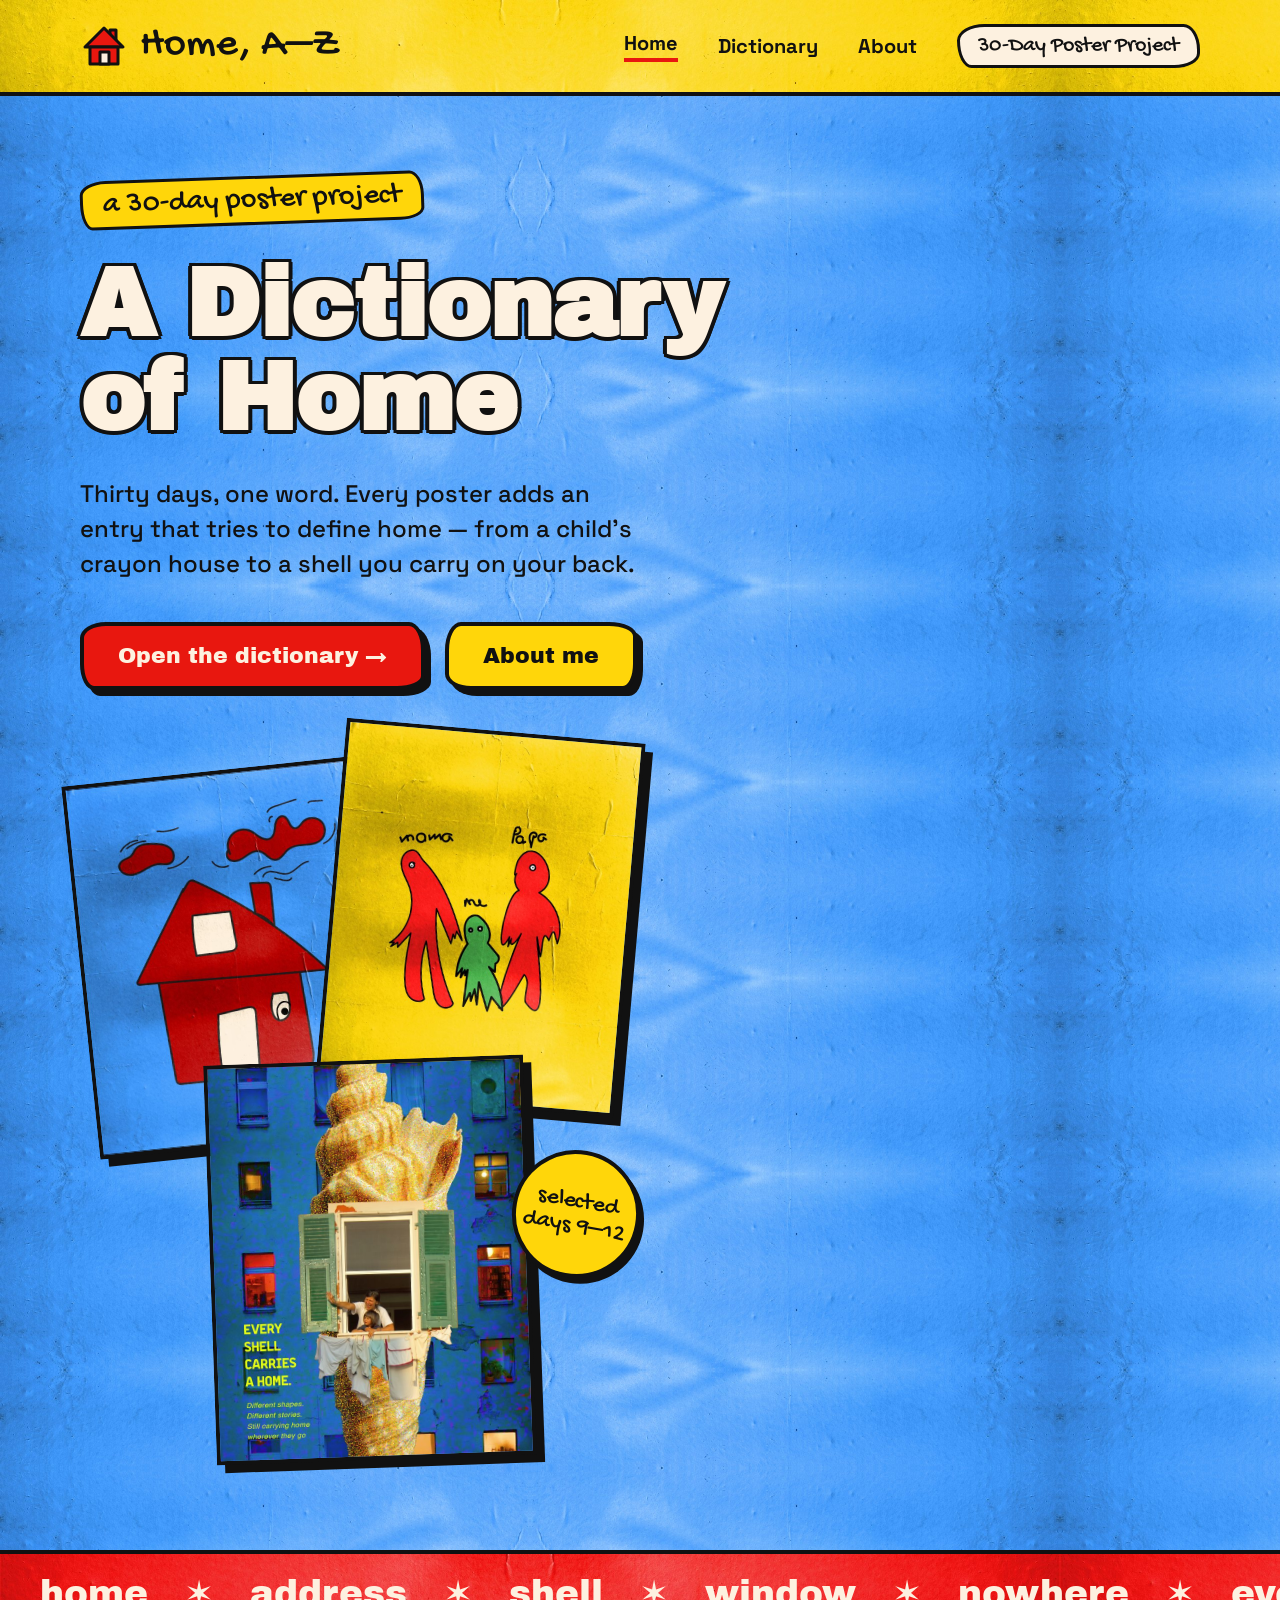
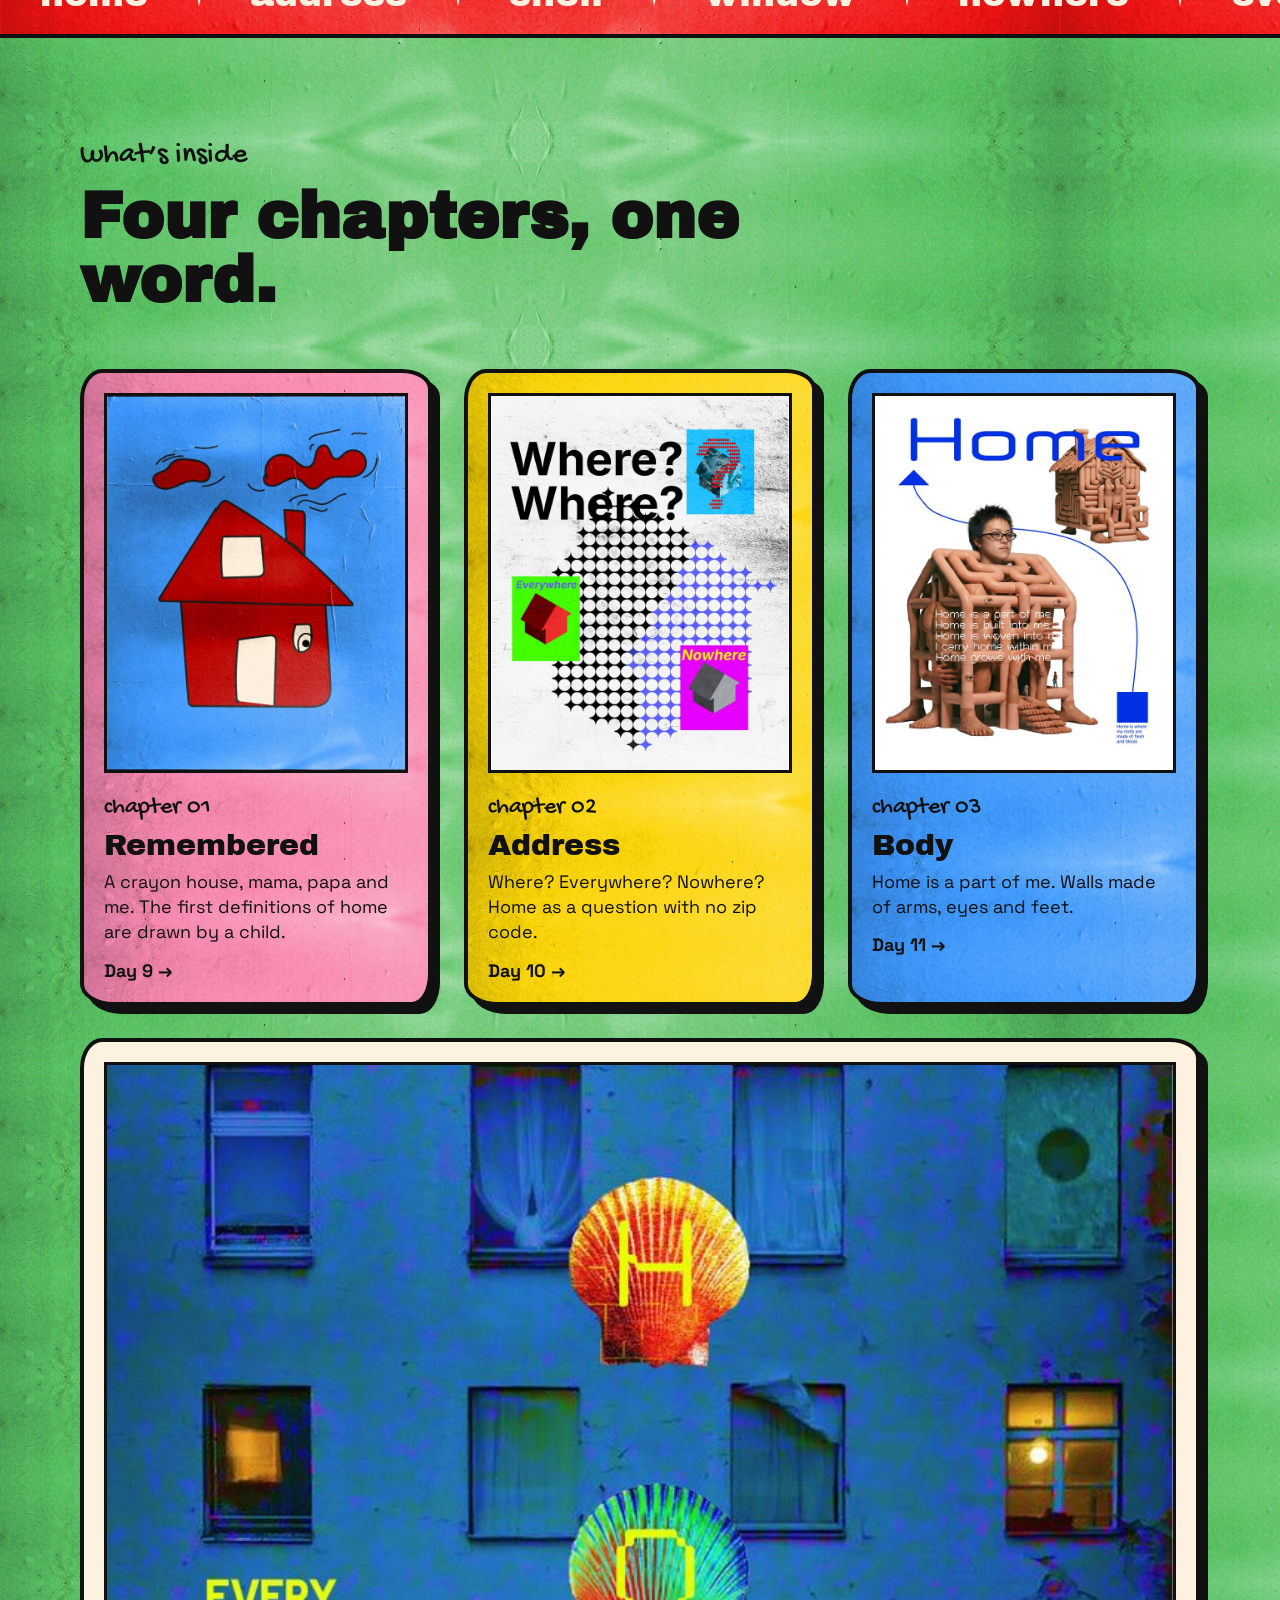
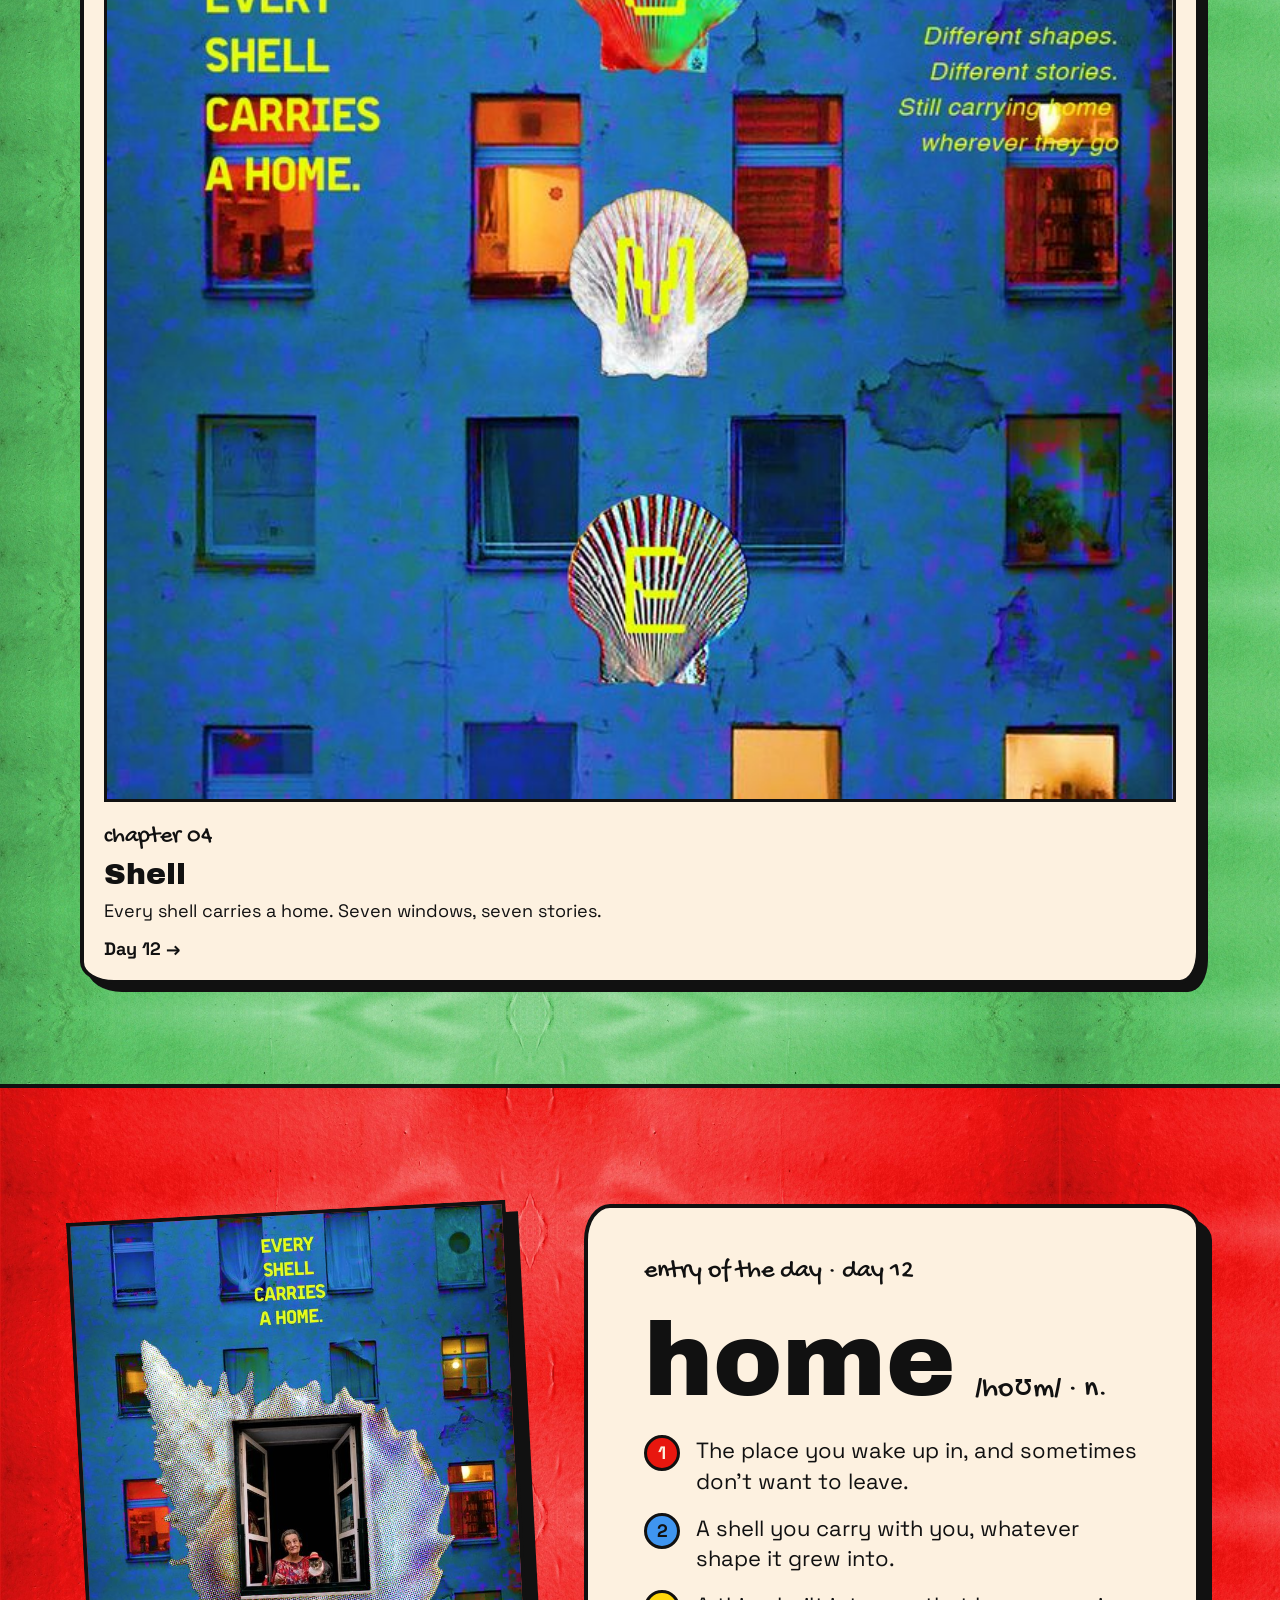
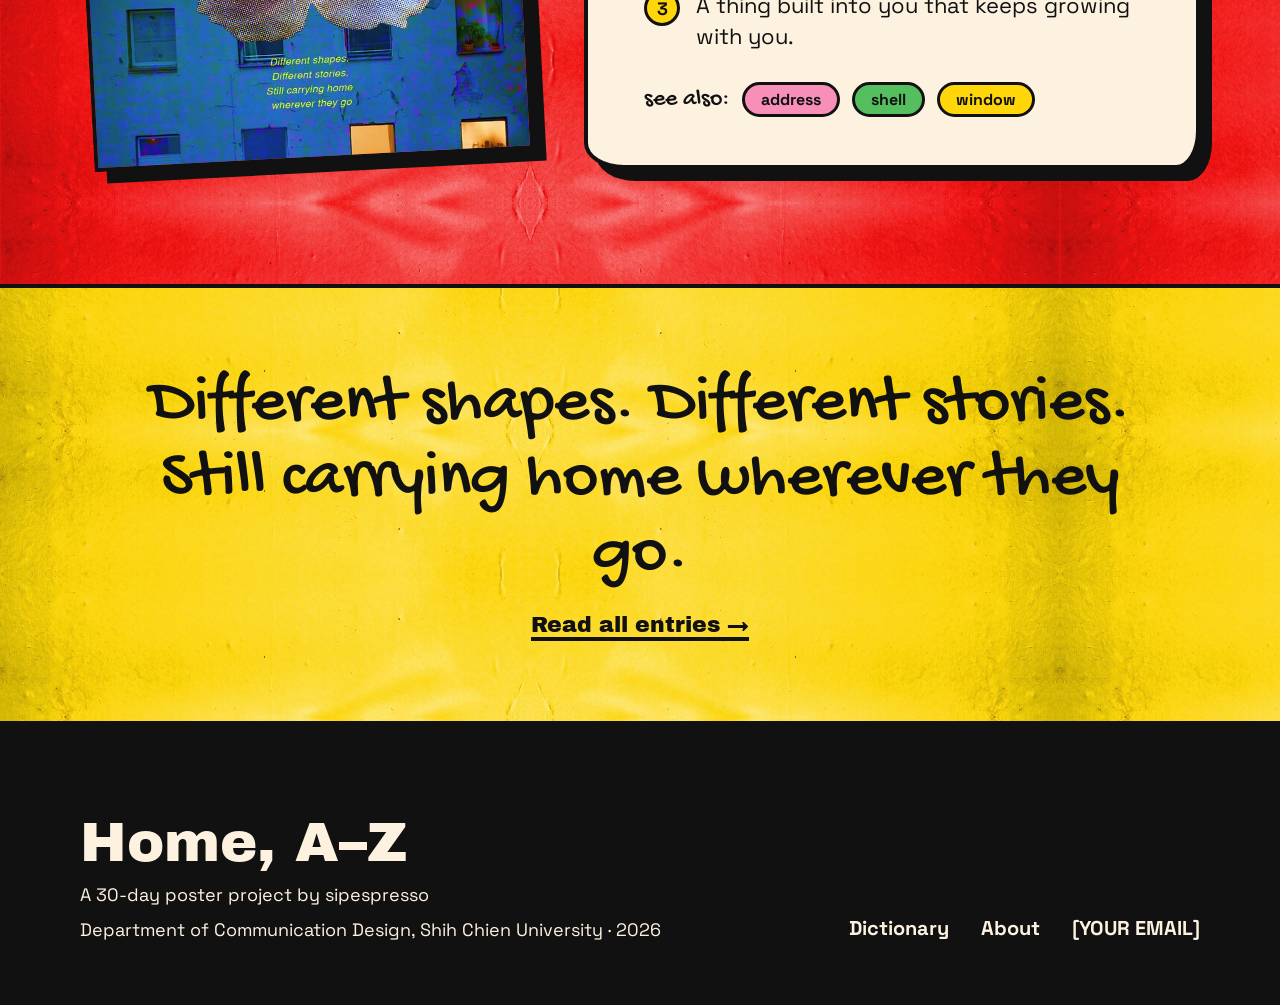
<file: index.html>
<!doctype html>
<html lang="en">
<head>
<meta charset="utf-8">
<meta name="viewport" content="width=device-width, initial-scale=1">
<title>Home, A–Z — A Dictionary of Home</title>
<meta name="description" content="A 30-day poster project: a dictionary that tries to define home, one poster a day.">
<link rel="preconnect" href="https://fonts.googleapis.com">
<link rel="preconnect" href="https://fonts.gstatic.com" crossorigin>
<link href="https://fonts.googleapis.com/css2?family=Archivo+Black&family=Gochi+Hand&family=Space+Grotesk:wght@400;500;700&display=swap" rel="stylesheet">
<link rel="stylesheet" href="css/style.css">
</head>
<body>
<div style="width:100%;display:flex;flex-direction:column">

<!-- NAV -->
<header class="t-yellow" style="min-height:96px;display:flex;flex-wrap:wrap;gap:16px;align-items:center;justify-content:space-between;padding:0 80px;border-bottom:4px solid #111">
<a href="index.html" style="display:flex;align-items:center;gap:12px">
<svg aria-hidden="true" width="48" height="48" viewBox="0 0 48 48"><rect x="30" y="8" width="6" height="12" fill="#E8170F" stroke="#111" stroke-width="3" stroke-linejoin="round"/><polygon points="5,25 24,6 43,25" fill="#E8170F" stroke="#111" stroke-width="3" stroke-linejoin="round"/><rect x="10" y="25" width="28" height="17" fill="#E8170F" stroke="#111" stroke-width="3" stroke-linejoin="round"/><rect x="20" y="30" width="9" height="12" fill="#FDF1E0" stroke="#111" stroke-width="3" stroke-linejoin="round"/></svg>
<span style="font-family:'Gochi Hand',cursive;font-size:42px;line-height:1">Home, A–Z</span>
</a>
<nav style="display:flex;flex-wrap:wrap;gap:40px;align-items:center;font-weight:700;font-size:20px">
<a href="index.html" style="border-bottom:4px solid #E8170F;padding-bottom:2px">Home</a>
<a href="dictionary.html">Dictionary</a>
<a href="about.html">About</a>
<span style="font-family:'Gochi Hand',cursive;font-size:22px;background:#FDF1E0;border:3px solid #111;border-radius:30px 18px 28px 16px / 18px 28px 16px 30px;padding:6px 18px;font-weight:400">30-Day Poster Project</span>
</nav>
</header>

<!-- HERO -->
<section class="t-blue" style="min-height:860px;padding:80px;display:flex;flex-wrap:wrap;gap:40px;align-items:center;justify-content:space-between;border-bottom:4px solid #111">
<div style="flex:1 1 620px;max-width:700px;display:flex;flex-direction:column;gap:32px;align-items:flex-start">
<span style="font-family:'Gochi Hand',cursive;font-size:30px;background:#FFD60A;border:3px solid #111;padding:4px 20px;border-radius:26px 14px 24px 12px / 14px 24px 12px 26px;transform:rotate(-2deg)">a 30-day poster project</span>
<h1 class="sticker" style="font-family:'Archivo Black',sans-serif;font-size:96px;line-height:.98;margin:0;letter-spacing:-1px">A Dictionary of Home</h1>
<p style="font-size:24px;line-height:1.45;margin:0;max-width:560px;font-weight:500">Thirty days, one word. Every poster adds an entry that tries to define home — from a child’s crayon house to a shell you carry on your back.</p>
<div style="display:flex;flex-wrap:wrap;gap:20px;margin-top:8px">
<a class="btn" href="dictionary.html" style="font-family:'Archivo Black',sans-serif;font-size:22px;background:#E8170F;color:#FDF1E0;border:4px solid #111;border-radius:26px 16px 28px 14px / 16px 28px 14px 26px;padding:18px 34px;box-shadow:6px 6px 0 #111">Open the dictionary →</a>
<a class="btn" href="about.html" style="font-family:'Archivo Black',sans-serif;font-size:22px;background:#FFD60A;border:4px solid #111;border-radius:16px 28px 14px 26px / 28px 14px 26px 16px;padding:18px 34px;box-shadow:6px 6px 0 #111">About me</a>
</div>
</div>
<div style="flex:0 0 560px;height:740px;position:relative">
<img src="images/posters/day09-house.jpg" alt="Day 9 poster: a child’s drawing of a red house on blue paper" style="position:absolute;left:0;top:40px;width:300px;height:375px;object-fit:cover;border:4px solid #111;box-shadow:8px 8px 0 #111;transform:rotate(-6deg);background:#fff">
<img src="images/posters/day09-family.jpg" alt="Day 9 poster: a child’s drawing of mama, me and papa on yellow paper" style="position:absolute;left:250px;top:0;width:300px;height:375px;object-fit:cover;border:4px solid #111;box-shadow:8px 8px 0 #111;transform:rotate(5deg);background:#fff">
<img src="images/posters/day12-woman-child.jpg" alt="Day 12 poster: a woman and child at a window set in a conch shell" style="position:absolute;left:130px;top:330px;width:320px;height:400px;object-fit:cover;border:4px solid #111;box-shadow:8px 8px 0 #111;transform:rotate(-2deg);background:#fff">
<div style="position:absolute;right:0;top:420px;width:128px;height:128px;border-radius:50%;background:#FFD60A;border:4px solid #111;display:flex;align-items:center;justify-content:center;text-align:center;font-family:'Gochi Hand',cursive;font-size:24px;line-height:1.05;transform:rotate(10deg);box-shadow:5px 5px 0 #111">selected<br>days 9–12</div>
</div>
</section>

<!-- MARQUEE -->
<section class="t-red" style="min-height:84px;display:flex;align-items:center;overflow:hidden;white-space:nowrap;border-bottom:4px solid #111;font-family:'Archivo Black',sans-serif;font-size:36px;gap:36px;padding:0 40px">
<span>home</span><span aria-hidden="true">✶</span><span>address</span><span aria-hidden="true">✶</span><span>shell</span><span aria-hidden="true">✶</span><span>window</span><span aria-hidden="true">✶</span><span>nowhere</span><span aria-hidden="true">✶</span><span>everywhere</span><span aria-hidden="true">✶</span><span>mama</span><span aria-hidden="true">✶</span><span>papa</span><span aria-hidden="true">✶</span><span>me</span><span aria-hidden="true">✶</span><span>home</span><span aria-hidden="true">✶</span><span>address</span>
</section>

<!-- CHAPTERS -->
<section class="t-green" style="min-height:950px;padding:100px 80px;display:flex;flex-direction:column;gap:56px;border-bottom:4px solid #111">
<div style="display:flex;flex-direction:column;gap:12px;max-width:760px">
<span style="font-family:'Gochi Hand',cursive;font-size:30px">what’s inside</span>
<h2 style="font-family:'Archivo Black',sans-serif;font-size:64px;line-height:1;margin:0">Four chapters, one word.</h2>
</div>
<div style="display:flex;flex-wrap:wrap;gap:32px">

<a href="dictionary.html" class="t-pink" style="flex:1 1 260px;display:flex;flex-direction:column;gap:20px;padding:20px;border:4px solid #111;border-radius:22px 30px 20px 34px / 30px 20px 32px 22px;box-shadow:8px 8px 0 #111">
<img src="images/posters/day09-house.jpg" alt="Day 9 poster: red crayon house" style="width:100%;aspect-ratio:4/5;object-fit:cover;border:3px solid #111;background:#fff">
<div style="display:flex;flex-direction:column;gap:8px">
<span style="font-family:'Gochi Hand',cursive;font-size:24px">chapter 01</span>
<span style="font-family:'Archivo Black',sans-serif;font-size:30px;line-height:1.05">Remembered</span>
<span style="font-size:18px;line-height:1.4">A crayon house, mama, papa and me. The first definitions of home are drawn by a child.</span>
<span style="font-weight:700;font-size:18px;margin-top:6px">Day 9 →</span>
</div>
</a>

<a href="dictionary.html" class="t-yellow" style="flex:1 1 260px;display:flex;flex-direction:column;gap:20px;padding:20px;border:4px solid #111;border-radius:22px 30px 20px 34px / 30px 20px 32px 22px;box-shadow:8px 8px 0 #111">
<img src="images/posters/day10-where.jpg" alt="Day 10 poster: Where? Where? with Everywhere and Nowhere houses" style="width:100%;aspect-ratio:4/5;object-fit:cover;border:3px solid #111;background:#fff">
<div style="display:flex;flex-direction:column;gap:8px">
<span style="font-family:'Gochi Hand',cursive;font-size:24px">chapter 02</span>
<span style="font-family:'Archivo Black',sans-serif;font-size:30px;line-height:1.05">Address</span>
<span style="font-size:18px;line-height:1.4">Where? Everywhere? Nowhere? Home as a question with no zip code.</span>
<span style="font-weight:700;font-size:18px;margin-top:6px">Day 10 →</span>
</div>
</a>

<a href="dictionary.html" class="t-blue" style="flex:1 1 260px;display:flex;flex-direction:column;gap:20px;padding:20px;border:4px solid #111;border-radius:22px 30px 20px 34px / 30px 20px 32px 22px;box-shadow:8px 8px 0 #111">
<img src="images/posters/day11-body.jpg" alt="Day 11 poster: a person inside a house made of flesh-colored pipes" style="width:100%;aspect-ratio:4/5;object-fit:cover;border:3px solid #111;background:#fff">
<div style="display:flex;flex-direction:column;gap:8px">
<span style="font-family:'Gochi Hand',cursive;font-size:24px">chapter 03</span>
<span style="font-family:'Archivo Black',sans-serif;font-size:30px;line-height:1.05">Body</span>
<span style="font-size:18px;line-height:1.4">Home is a part of me. Walls made of arms, eyes and feet.</span>
<span style="font-weight:700;font-size:18px;margin-top:6px">Day 11 →</span>
</div>
</a>

<a href="dictionary.html" class="t-cream" style="flex:1 1 260px;display:flex;flex-direction:column;gap:20px;padding:20px;border:4px solid #111;border-radius:22px 30px 20px 34px / 30px 20px 32px 22px;box-shadow:8px 8px 0 #111">
<img src="images/posters/day12-shells-home.jpg" alt="Day 12 poster: four shells spelling HOME over a blue apartment facade" style="width:100%;aspect-ratio:4/5;object-fit:cover;border:3px solid #111;background:#fff">
<div style="display:flex;flex-direction:column;gap:8px">
<span style="font-family:'Gochi Hand',cursive;font-size:24px">chapter 04</span>
<span style="font-family:'Archivo Black',sans-serif;font-size:30px;line-height:1.05">Shell</span>
<span style="font-size:18px;line-height:1.4">Every shell carries a home. Seven windows, seven stories.</span>
<span style="font-weight:700;font-size:18px;margin-top:6px">Day 12 →</span>
</div>
</a>

</div>
</section>

<!-- FEATURED ENTRY -->
<section class="t-red" style="min-height:800px;padding:90px 80px;display:flex;flex-wrap:wrap;gap:64px;align-items:center;border-bottom:4px solid #111">
<img src="images/posters/day12-woman-cat.jpg" alt="Day 12 poster: a woman and her cat at an open window inside a halftone shell shape" style="flex:0 0 440px;width:440px;height:550px;object-fit:cover;border:4px solid #111;box-shadow:12px 12px 0 #111;transform:rotate(-3deg);background:#fff">
<article class="t-cream" style="flex:1 1 560px;display:flex;flex-direction:column;gap:22px;padding:48px 56px;border:4px solid #111;border-radius:26px 36px 24px 40px / 36px 24px 38px 26px;box-shadow:12px 12px 0 #111">
<span style="font-family:'Gochi Hand',cursive;font-size:26px">entry of the day · day 12</span>
<div style="display:flex;flex-wrap:wrap;align-items:baseline;gap:20px">
<span style="font-family:'Archivo Black',sans-serif;font-size:104px;line-height:1">home</span>
<span style="font-family:'Gochi Hand',cursive;font-size:30px">/hoʊm/ · n.</span>
</div>
<ol style="margin:0;padding:0;list-style:none;display:flex;flex-direction:column;gap:16px;font-size:22px;line-height:1.4">
<li style="display:flex;gap:16px"><span style="flex:0 0 36px;height:36px;border-radius:50%;background:#E8170F;color:#FDF1E0;border:3px solid #111;display:flex;align-items:center;justify-content:center;font-weight:700;font-size:18px">1</span><span>The place you wake up in, and sometimes don’t want to leave.</span></li>
<li style="display:flex;gap:16px"><span style="flex:0 0 36px;height:36px;border-radius:50%;background:#3F95F0;border:3px solid #111;display:flex;align-items:center;justify-content:center;font-weight:700;font-size:18px">2</span><span>A shell you carry with you, whatever shape it grew into.</span></li>
<li style="display:flex;gap:16px"><span style="flex:0 0 36px;height:36px;border-radius:50%;background:#FFD60A;border:3px solid #111;display:flex;align-items:center;justify-content:center;font-weight:700;font-size:18px">3</span><span>A thing built into you that keeps growing with you.</span></li>
</ol>
<div style="display:flex;flex-wrap:wrap;gap:12px;align-items:center;margin-top:8px">
<span style="font-family:'Gochi Hand',cursive;font-size:24px">see also:</span>
<a href="dictionary.html" style="font-weight:700;border:3px solid #111;border-radius:20px;padding:4px 16px;background:#F78FB8">address</a>
<a href="dictionary.html" style="font-weight:700;border:3px solid #111;border-radius:20px;padding:4px 16px;background:#55BE5E">shell</a>
<a href="dictionary.html" style="font-weight:700;border:3px solid #111;border-radius:20px;padding:4px 16px;background:#FFD60A">window</a>
</div>
</article>
</section>

<!-- QUOTE -->
<section class="t-yellow" style="min-height:380px;padding:80px;display:flex;flex-direction:column;align-items:center;justify-content:center;gap:20px;text-align:center;border-bottom:4px solid #111">
<p style="font-family:'Gochi Hand',cursive;font-size:68px;line-height:1.1;margin:0;max-width:1000px">Different shapes. Different stories. Still carrying home wherever they go.</p>
<a href="dictionary.html" style="font-family:'Archivo Black',sans-serif;font-size:22px;border-bottom:4px solid #111">Read all entries →</a>
</section>

<!-- FOOTER -->
<footer style="min-height:280px;background:#111;color:#FDF1E0;padding:64px 80px;display:flex;flex-wrap:wrap;gap:40px;justify-content:space-between;align-items:flex-end">
<div style="display:flex;flex-direction:column;gap:12px">
<span style="font-family:'Archivo Black',sans-serif;font-size:56px;line-height:1">Home, A–Z</span>
<span style="font-size:18px">A 30-day poster project by sipespresso</span>
<span style="font-size:18px">Department of Communication Design, Shih Chien University · 2026</span>
</div>
<div style="display:flex;flex-wrap:wrap;gap:32px;font-weight:700;font-size:20px">
<a href="dictionary.html" style="color:#FDF1E0">Dictionary</a>
<a href="about.html" style="color:#FDF1E0">About</a>
<span>[YOUR EMAIL]</span>
</div>
</footer>

</div>
</body>
</html>
</file>
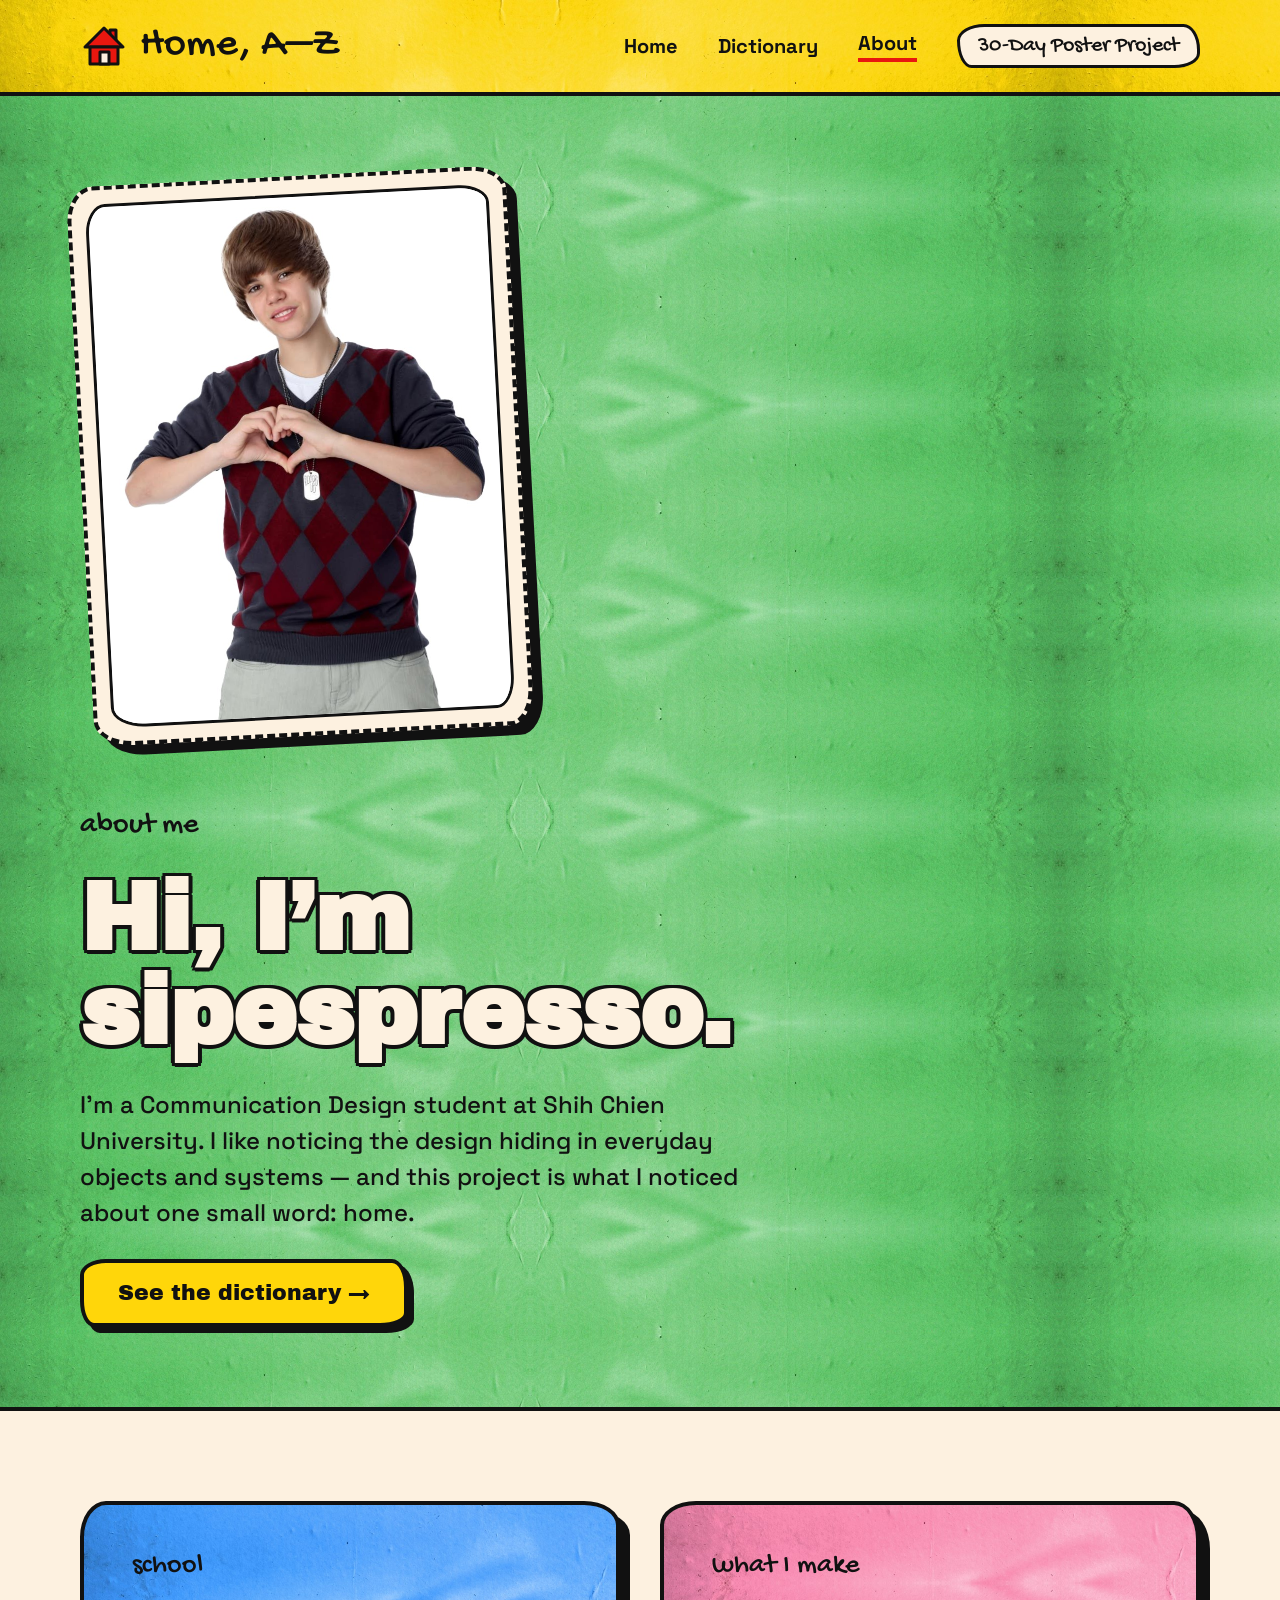
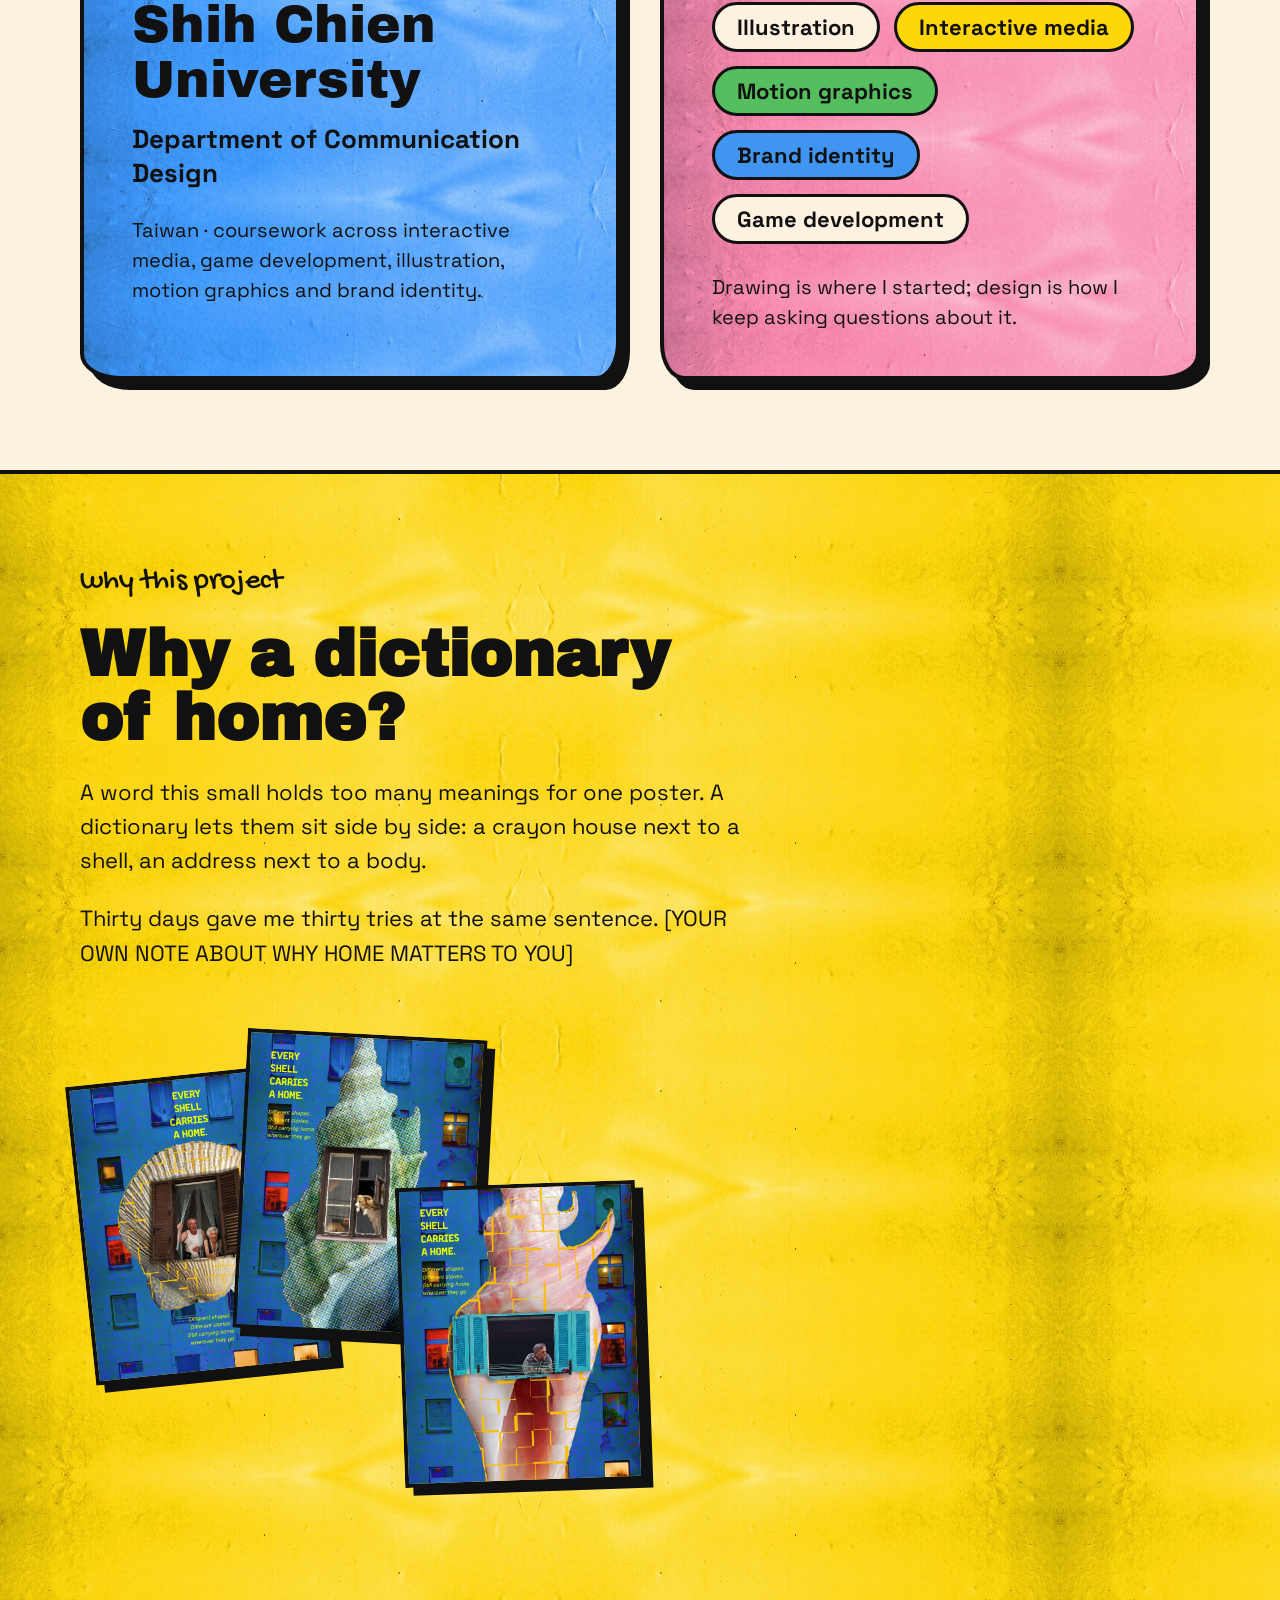
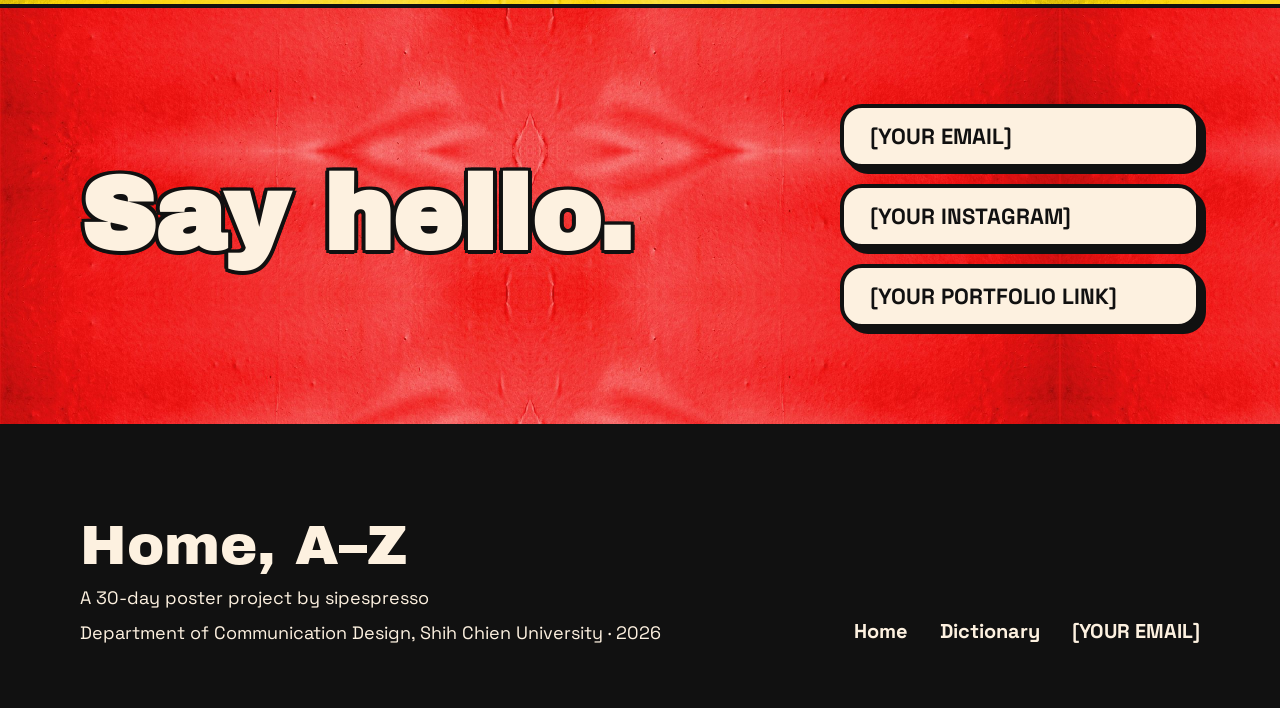
<file: about.html>
<!doctype html>
<html lang="en">
<head>
<meta charset="utf-8">
<meta name="viewport" content="width=device-width, initial-scale=1">
<title>About — Home, A–Z</title>
<meta name="description" content="About the designer behind Home, A–Z, a Communication Design student at Shih Chien University.">
<link rel="preconnect" href="https://fonts.googleapis.com">
<link rel="preconnect" href="https://fonts.gstatic.com" crossorigin>
<link href="https://fonts.googleapis.com/css2?family=Archivo+Black&family=Gochi+Hand&family=Space+Grotesk:wght@400;500;700&display=swap" rel="stylesheet">
<link rel="stylesheet" href="css/style.css">
</head>
<body>
<div style="width:100%;display:flex;flex-direction:column">

<!-- NAV -->
<header class="t-yellow" style="min-height:96px;display:flex;flex-wrap:wrap;gap:16px;align-items:center;justify-content:space-between;padding:0 80px;border-bottom:4px solid #111">
<a href="index.html" style="display:flex;align-items:center;gap:12px">
<svg aria-hidden="true" width="48" height="48" viewBox="0 0 48 48"><rect x="30" y="8" width="6" height="12" fill="#E8170F" stroke="#111" stroke-width="3" stroke-linejoin="round"/><polygon points="5,25 24,6 43,25" fill="#E8170F" stroke="#111" stroke-width="3" stroke-linejoin="round"/><rect x="10" y="25" width="28" height="17" fill="#E8170F" stroke="#111" stroke-width="3" stroke-linejoin="round"/><rect x="20" y="30" width="9" height="12" fill="#FDF1E0" stroke="#111" stroke-width="3" stroke-linejoin="round"/></svg>
<span style="font-family:'Gochi Hand',cursive;font-size:42px;line-height:1">Home, A–Z</span>
</a>
<nav style="display:flex;flex-wrap:wrap;gap:40px;align-items:center;font-weight:700;font-size:20px">
<a href="index.html">Home</a>
<a href="dictionary.html">Dictionary</a>
<a href="about.html" style="border-bottom:4px solid #E8170F;padding-bottom:2px">About</a>
<span style="font-family:'Gochi Hand',cursive;font-size:22px;background:#FDF1E0;border:3px solid #111;border-radius:30px 18px 28px 16px / 18px 28px 16px 30px;padding:6px 18px;font-weight:400">30-Day Poster Project</span>
</nav>
</header>

<!-- HERO -->
<section class="t-green" style="min-height:780px;padding:80px;display:flex;flex-wrap:wrap;gap:72px;align-items:center;border-bottom:4px solid #111">
<div class="t-cream" style="flex:0 0 440px;width:440px;height:560px;border:4px dashed #111;border-radius:26px 36px 24px 40px / 36px 24px 38px 26px;box-shadow:10px 10px 0 #111;transform:rotate(-3deg);padding:14px">
<img src="images/about-photo.jpg" alt="Portrait of sipespresso, the designer behind Home, A–Z" style="display:block;width:100%;height:100%;object-fit:cover;object-position:top center;border:3px solid #111;border-radius:20px 30px 18px 34px / 30px 18px 32px 20px;background:#fff">
</div>
<div style="flex:1 1 560px;display:flex;flex-direction:column;gap:28px;max-width:700px">
<span style="font-family:'Gochi Hand',cursive;font-size:30px">about me</span>
<h1 class="sticker" style="font-family:'Archivo Black',sans-serif;font-size:96px;line-height:.98;margin:0;letter-spacing:-1px">Hi, I’m sipespresso.</h1>
<p style="font-size:24px;line-height:1.5;margin:0;font-weight:500">I’m a Communication Design student at Shih Chien University. I like noticing the design hiding in everyday objects and systems — and this project is what I noticed about one small word: home.</p>
<a href="dictionary.html" style="align-self:flex-start;font-family:'Archivo Black',sans-serif;font-size:22px;background:#FFD60A;border:4px solid #111;border-radius:26px 16px 28px 14px / 16px 28px 14px 26px;padding:18px 34px;box-shadow:6px 6px 0 #111">See the dictionary →</a>
</div>
</section>

<!-- SCHOOL + INTERESTS -->
<section class="t-cream" style="min-height:560px;padding:90px 80px;display:flex;flex-wrap:wrap;gap:40px;align-items:stretch;border-bottom:4px solid #111">
<article class="t-blue" style="flex:1 1 520px;display:flex;flex-direction:column;gap:16px;padding:44px 48px;border:4px solid #111;border-radius:26px 36px 24px 40px / 36px 24px 38px 26px;box-shadow:10px 10px 0 #111">
<span style="font-family:'Gochi Hand',cursive;font-size:28px">school</span>
<span style="font-family:'Archivo Black',sans-serif;font-size:52px;line-height:1.05">Shih Chien University</span>
<span style="font-size:26px;font-weight:700;line-height:1.3">Department of Communication Design</span>
<span style="font-size:20px;line-height:1.5;margin-top:8px">Taiwan · coursework across interactive media, game development, illustration, motion graphics and brand identity.</span>
</article>
<article class="t-pink" style="flex:1 1 520px;display:flex;flex-direction:column;gap:20px;padding:44px 48px;border:4px solid #111;border-radius:36px 26px 40px 24px / 24px 38px 26px 36px;box-shadow:10px 10px 0 #111">
<span style="font-family:'Gochi Hand',cursive;font-size:28px">what I make</span>
<div style="display:flex;flex-wrap:wrap;gap:14px">
<span style="font-weight:700;font-size:22px;background:#FDF1E0;border:3px solid #111;border-radius:30px;padding:8px 22px">Illustration</span>
<span style="font-weight:700;font-size:22px;background:#FFD60A;border:3px solid #111;border-radius:30px;padding:8px 22px">Interactive media</span>
<span style="font-weight:700;font-size:22px;background:#55BE5E;border:3px solid #111;border-radius:30px;padding:8px 22px">Motion graphics</span>
<span style="font-weight:700;font-size:22px;background:#3F95F0;border:3px solid #111;border-radius:30px;padding:8px 22px">Brand identity</span>
<span style="font-weight:700;font-size:22px;background:#FDF1E0;border:3px solid #111;border-radius:30px;padding:8px 22px">Game development</span>
</div>
<span style="font-size:20px;line-height:1.5;margin-top:8px">Drawing is where I started; design is how I keep asking questions about it.</span>
</article>
</section>

<!-- WHY HOME -->
<section class="t-yellow" style="min-height:640px;padding:90px 80px;display:flex;flex-wrap:wrap;gap:64px;align-items:center;border-bottom:4px solid #111">
<div style="flex:1 1 560px;max-width:680px;display:flex;flex-direction:column;gap:24px">
<span style="font-family:'Gochi Hand',cursive;font-size:30px">why this project</span>
<h2 style="font-family:'Archivo Black',sans-serif;font-size:64px;line-height:1;margin:0">Why a dictionary of home?</h2>
<p style="font-size:22px;line-height:1.55;margin:0">A word this small holds too many meanings for one poster. A dictionary lets them sit side by side: a crayon house next to a shell, an address next to a body.</p>
<p style="font-size:22px;line-height:1.55;margin:0">Thirty days gave me thirty tries at the same sentence. [YOUR OWN NOTE ABOUT WHY HOME MATTERS TO YOU]</p>
</div>
<div style="flex:0 0 560px;height:480px;position:relative">
<img src="images/posters/day12-couple.jpg" alt="Day 12 poster: an elderly couple leaning out of a window inside a shell" style="position:absolute;left:0;top:40px;width:240px;height:300px;object-fit:cover;border:4px solid #111;box-shadow:8px 8px 0 #111;transform:rotate(-6deg);background:#fff">
<img src="images/posters/day12-dogs.jpg" alt="Day 12 poster: two dogs at a window inside a halftone shell" style="position:absolute;left:160px;top:0;width:240px;height:300px;object-fit:cover;border:4px solid #111;box-shadow:8px 8px 0 #111;transform:rotate(3deg);background:#fff">
<img src="images/posters/day12-man.jpg" alt="Day 12 poster: a man at a turquoise-shuttered window inside a shell" style="position:absolute;left:320px;top:150px;width:240px;height:300px;object-fit:cover;border:4px solid #111;box-shadow:8px 8px 0 #111;transform:rotate(-2deg);background:#fff">
</div>
</section>

<!-- CONTACT -->
<section class="t-red" style="min-height:420px;padding:80px;display:flex;flex-wrap:wrap;gap:48px;align-items:center;justify-content:space-between;border-bottom:4px solid #111">
<h2 class="sticker" style="font-family:'Archivo Black',sans-serif;font-size:104px;line-height:1;margin:0">Say hello.</h2>
<div style="display:flex;flex-direction:column;gap:16px;min-width:360px">
<span class="t-cream" style="font-weight:700;font-size:22px;border:4px solid #111;border-radius:22px;padding:14px 26px;box-shadow:6px 6px 0 #111">[YOUR EMAIL]</span>
<span class="t-cream" style="font-weight:700;font-size:22px;border:4px solid #111;border-radius:22px;padding:14px 26px;box-shadow:6px 6px 0 #111">[YOUR INSTAGRAM]</span>
<span class="t-cream" style="font-weight:700;font-size:22px;border:4px solid #111;border-radius:22px;padding:14px 26px;box-shadow:6px 6px 0 #111">[YOUR PORTFOLIO LINK]</span>
</div>
</section>

<!-- FOOTER -->
<footer style="min-height:280px;background:#111;color:#FDF1E0;padding:64px 80px;display:flex;flex-wrap:wrap;gap:40px;justify-content:space-between;align-items:flex-end">
<div style="display:flex;flex-direction:column;gap:12px">
<span style="font-family:'Archivo Black',sans-serif;font-size:56px;line-height:1">Home, A–Z</span>
<span style="font-size:18px">A 30-day poster project by sipespresso</span>
<span style="font-size:18px">Department of Communication Design, Shih Chien University · 2026</span>
</div>
<div style="display:flex;flex-wrap:wrap;gap:32px;font-weight:700;font-size:20px">
<a href="index.html" style="color:#FDF1E0">Home</a>
<a href="dictionary.html" style="color:#FDF1E0">Dictionary</a>
<span>[YOUR EMAIL]</span>
</div>
</footer>

</div>
</body>
</html>
</file>
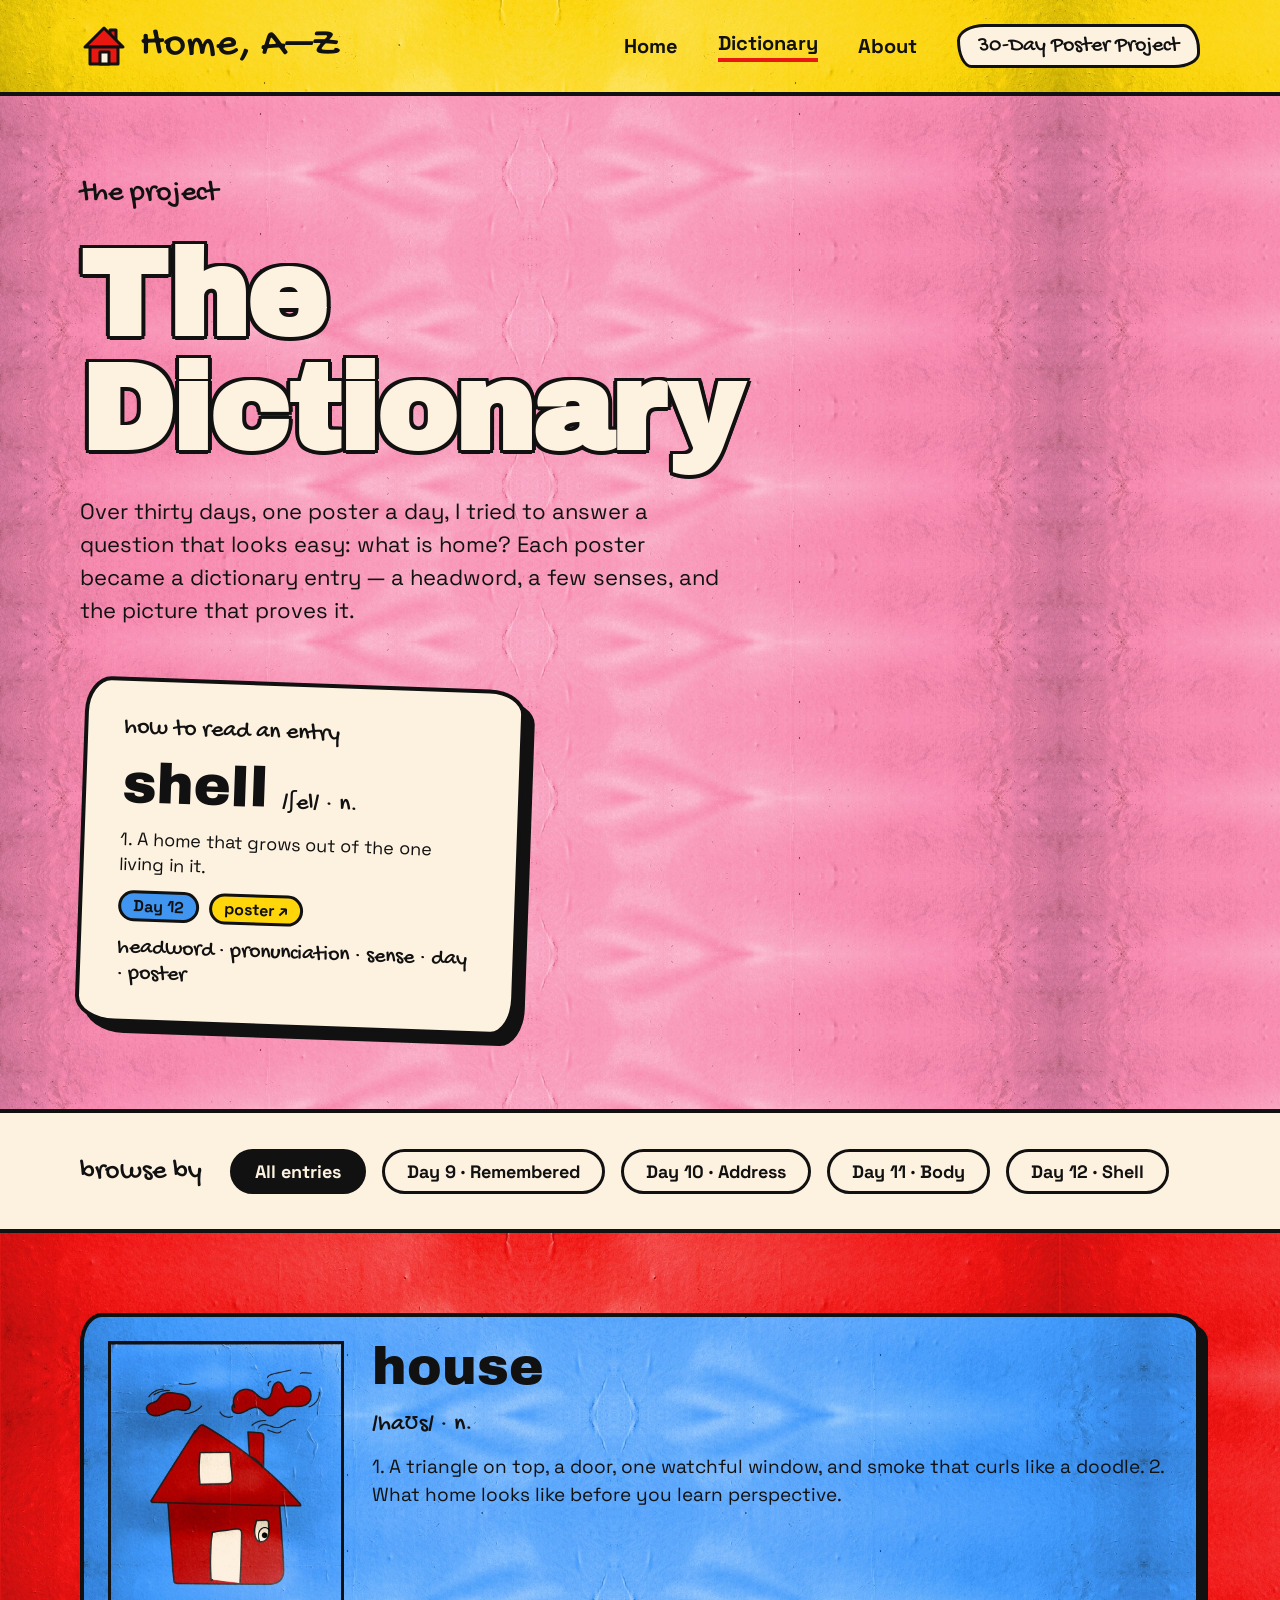
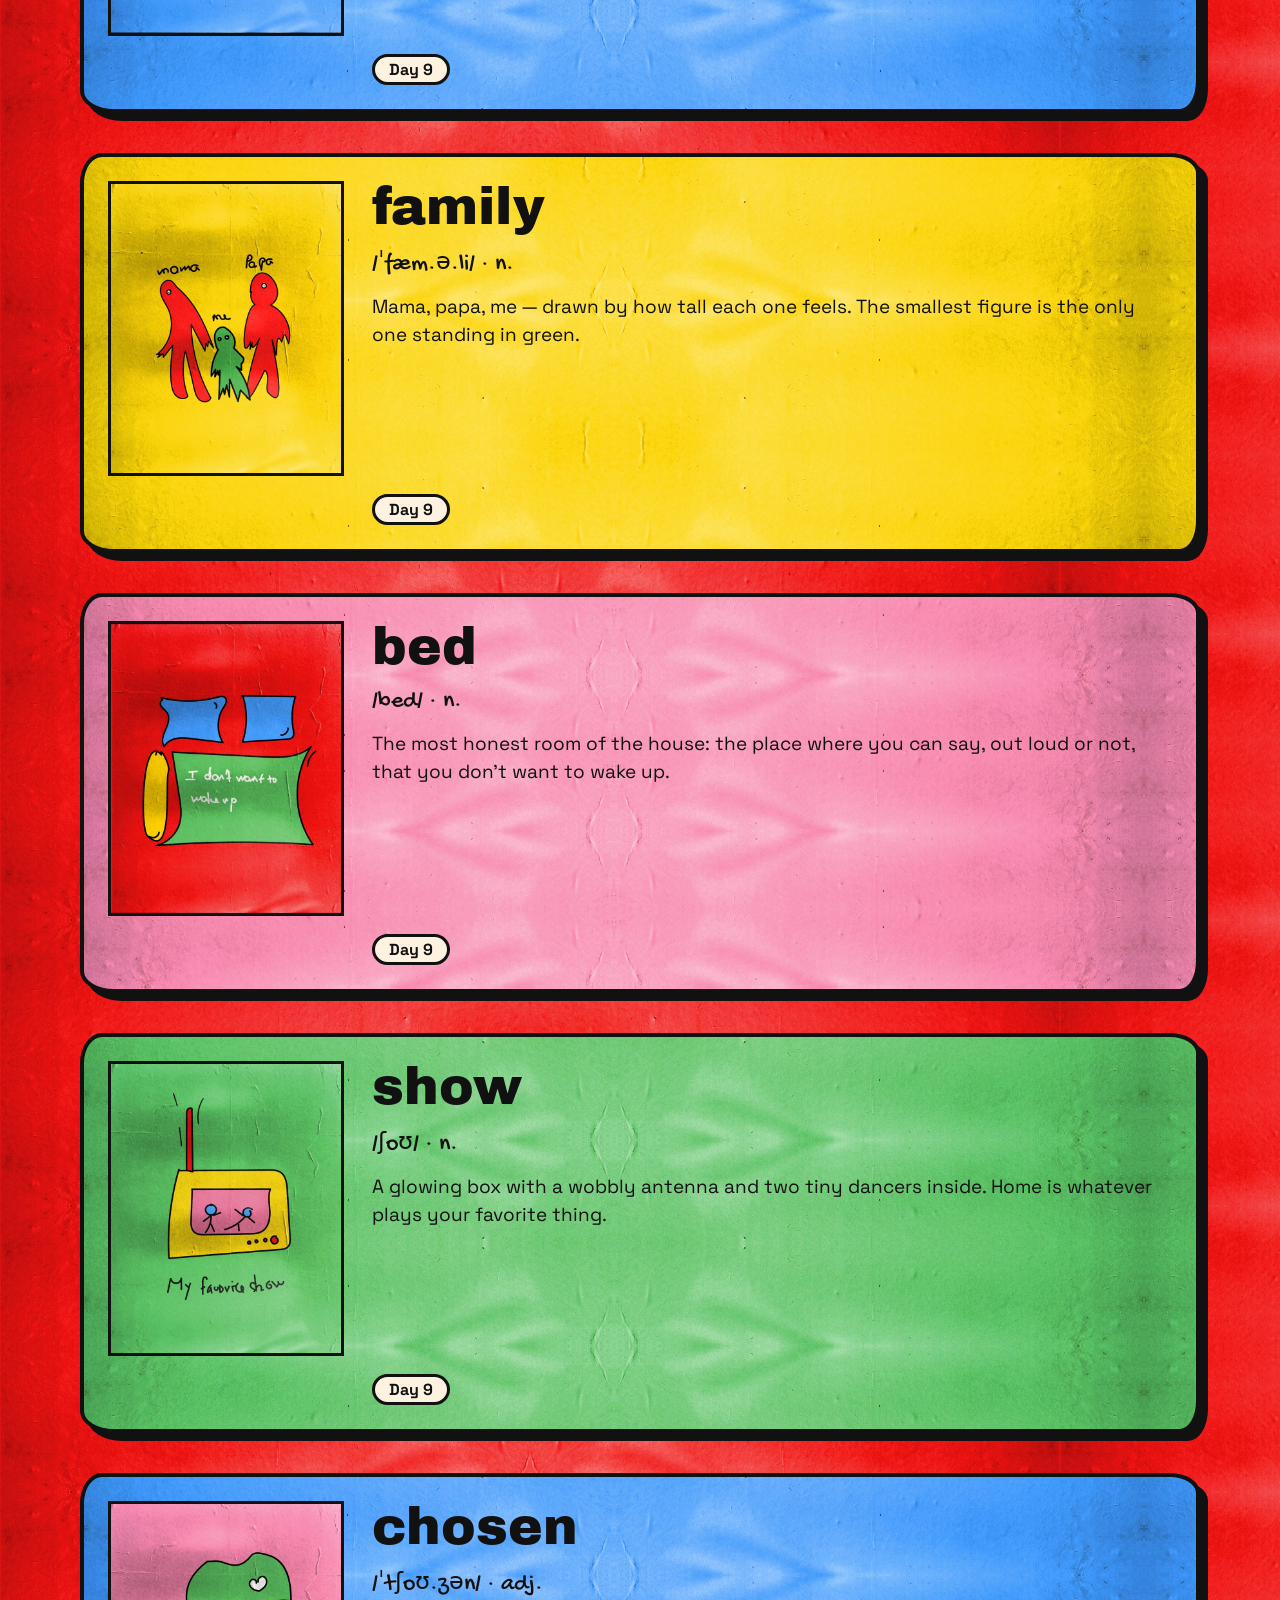
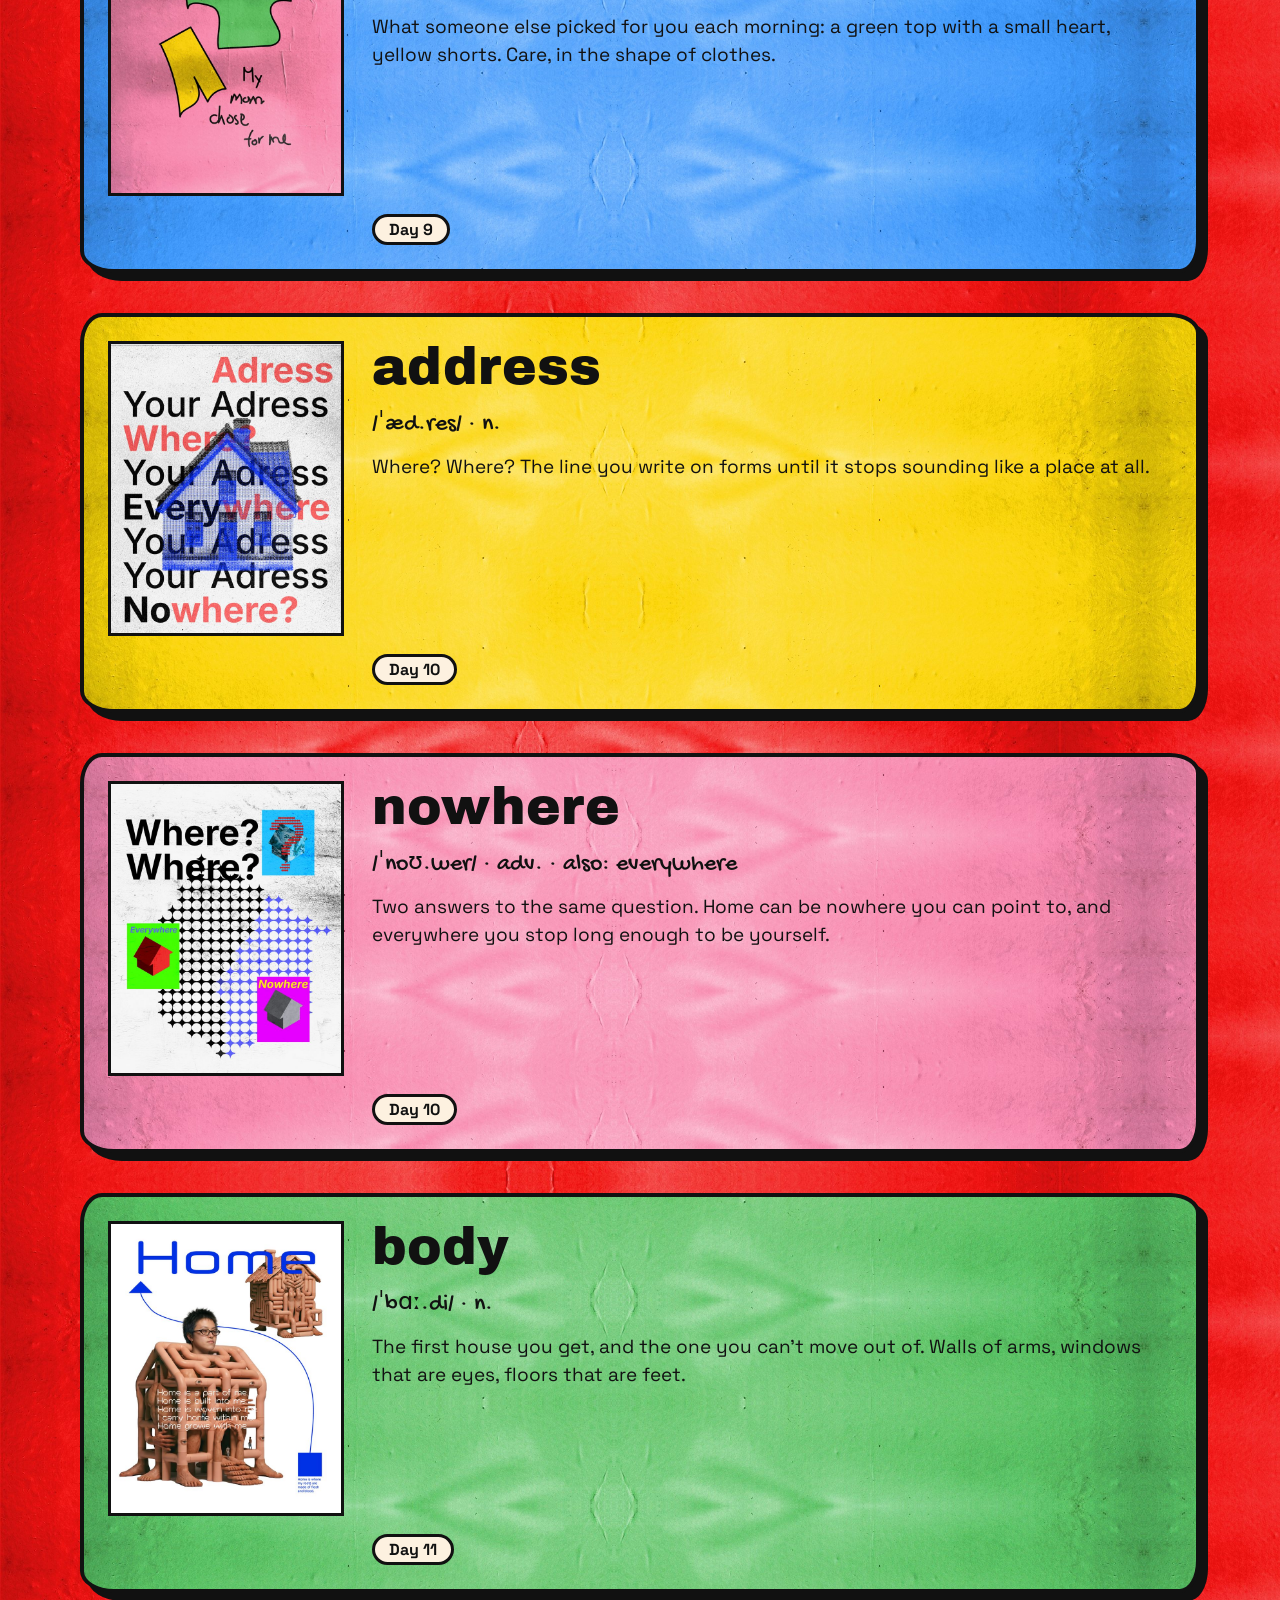
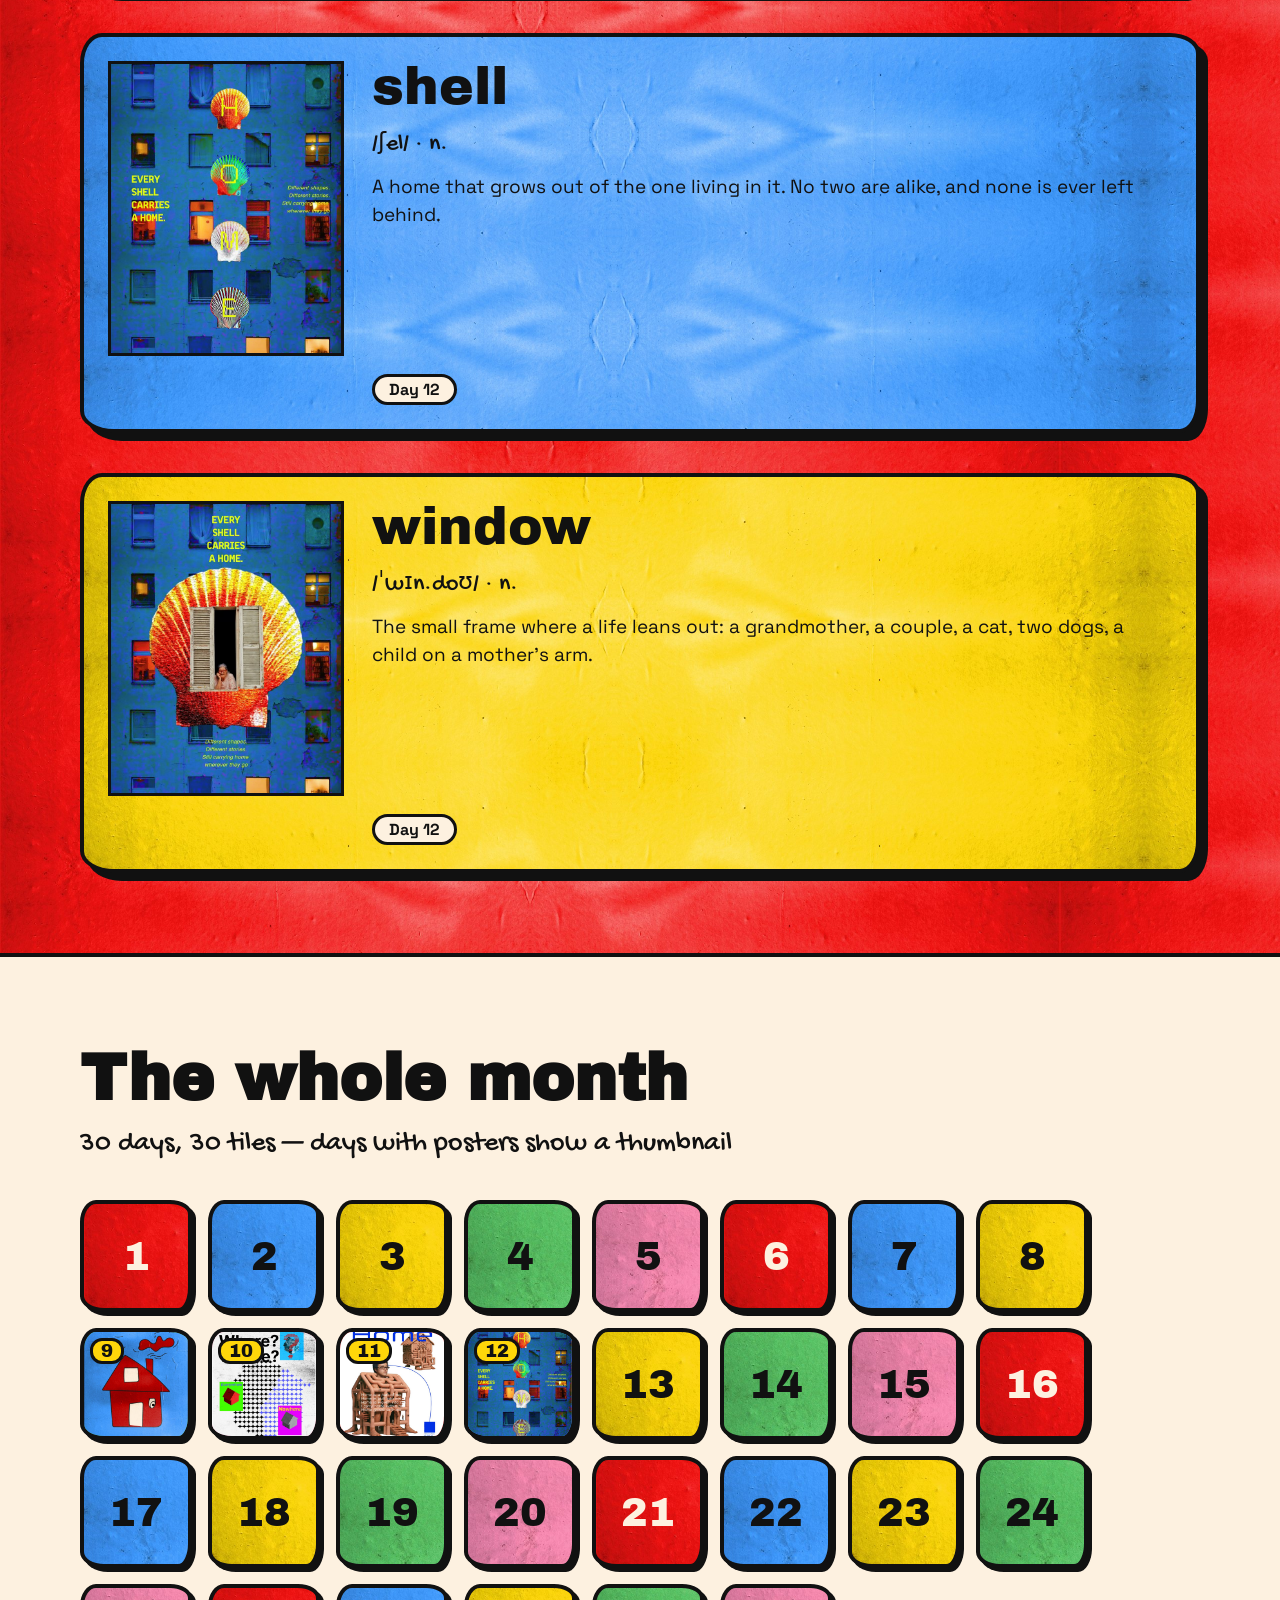
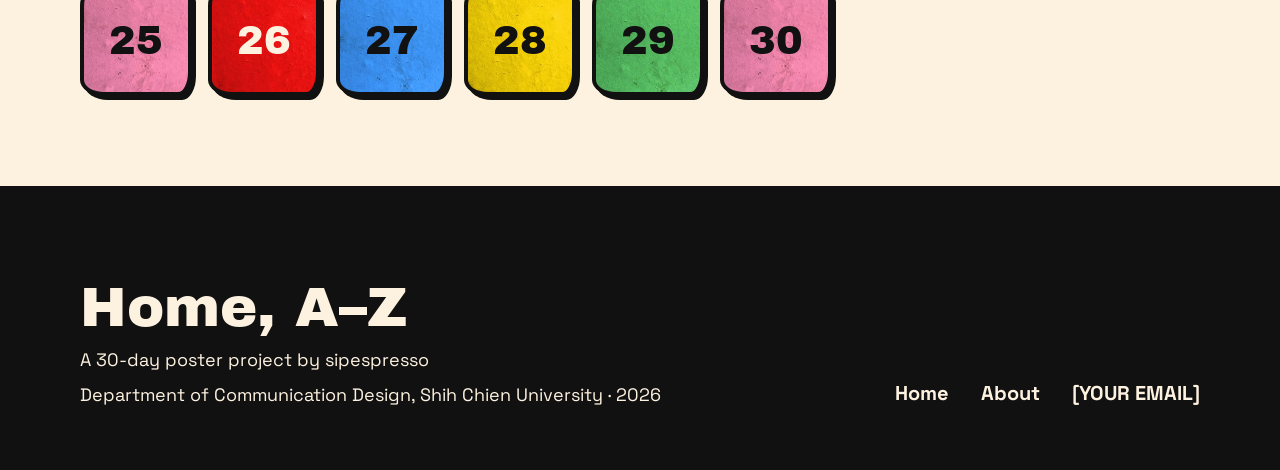
<file: dictionary.html>
<!doctype html>
<html lang="en">
<head>
<meta charset="utf-8">
<meta name="viewport" content="width=device-width, initial-scale=1">
<title>The Dictionary — Home, A–Z</title>
<meta name="description" content="Ten dictionary entries about home, each one a poster from the 30-day project.">
<link rel="preconnect" href="https://fonts.googleapis.com">
<link rel="preconnect" href="https://fonts.gstatic.com" crossorigin>
<link href="https://fonts.googleapis.com/css2?family=Archivo+Black&family=Gochi+Hand&family=Space+Grotesk:wght@400;500;700&display=swap" rel="stylesheet">
<link rel="stylesheet" href="css/style.css">
</head>
<body>
<div style="width:100%;display:flex;flex-direction:column">

<!-- NAV -->
<header class="t-yellow" style="min-height:96px;display:flex;flex-wrap:wrap;gap:16px;align-items:center;justify-content:space-between;padding:0 80px;border-bottom:4px solid #111">
<a href="index.html" style="display:flex;align-items:center;gap:12px">
<svg aria-hidden="true" width="48" height="48" viewBox="0 0 48 48"><rect x="30" y="8" width="6" height="12" fill="#E8170F" stroke="#111" stroke-width="3" stroke-linejoin="round"/><polygon points="5,25 24,6 43,25" fill="#E8170F" stroke="#111" stroke-width="3" stroke-linejoin="round"/><rect x="10" y="25" width="28" height="17" fill="#E8170F" stroke="#111" stroke-width="3" stroke-linejoin="round"/><rect x="20" y="30" width="9" height="12" fill="#FDF1E0" stroke="#111" stroke-width="3" stroke-linejoin="round"/></svg>
<span style="font-family:'Gochi Hand',cursive;font-size:42px;line-height:1">Home, A–Z</span>
</a>
<nav style="display:flex;flex-wrap:wrap;gap:40px;align-items:center;font-weight:700;font-size:20px">
<a href="index.html">Home</a>
<a href="dictionary.html" style="border-bottom:4px solid #E8170F;padding-bottom:2px">Dictionary</a>
<a href="about.html">About</a>
<span style="font-family:'Gochi Hand',cursive;font-size:22px;background:#FDF1E0;border:3px solid #111;border-radius:30px 18px 28px 16px / 18px 28px 16px 30px;padding:6px 18px;font-weight:400">30-Day Poster Project</span>
</nav>
</header>

<!-- HEADER -->
<section class="t-pink" style="min-height:560px;padding:80px;display:flex;flex-wrap:wrap;gap:56px;align-items:center;justify-content:space-between;border-bottom:4px solid #111">
<div style="flex:1 1 620px;max-width:720px;display:flex;flex-direction:column;gap:28px">
<span style="font-family:'Gochi Hand',cursive;font-size:30px">the project</span>
<h1 class="sticker" style="font-family:'Archivo Black',sans-serif;font-size:120px;line-height:.95;margin:0;letter-spacing:-2px">The Dictionary</h1>
<p style="font-size:22px;line-height:1.5;margin:0;max-width:640px">Over thirty days, one poster a day, I tried to answer a question that looks easy: what is home? Each poster became a dictionary entry — a headword, a few senses, and the picture that proves it.</p>
</div>
<aside class="t-cream" style="flex:0 0 440px;display:flex;flex-direction:column;gap:14px;padding:32px 36px;border:4px solid #111;border-radius:26px 36px 24px 40px / 36px 24px 38px 26px;box-shadow:10px 10px 0 #111;transform:rotate(2deg)">
<span style="font-family:'Gochi Hand',cursive;font-size:24px">how to read an entry</span>
<div style="display:flex;flex-wrap:wrap;align-items:baseline;gap:14px">
<span style="font-family:'Archivo Black',sans-serif;font-size:56px;line-height:1">shell</span>
<span style="font-family:'Gochi Hand',cursive;font-size:24px">/ʃel/ · n.</span>
</div>
<span style="font-size:18px;line-height:1.4">1. A home that grows out of the one living in it.</span>
<div style="display:flex;flex-wrap:wrap;gap:10px;font-weight:700;font-size:16px">
<span style="background:#3F95F0;border:3px solid #111;border-radius:16px;padding:2px 12px">Day 12</span>
<span style="background:#FFD60A;border:3px solid #111;border-radius:16px;padding:2px 12px">poster ↗</span>
</div>
<span style="font-family:'Gochi Hand',cursive;font-size:22px">headword · pronunciation · sense · day · poster</span>
</aside>
</section>

<!-- FILTER CHIPS -->
<section style="min-height:120px;padding:32px 80px;display:flex;flex-wrap:wrap;gap:16px;align-items:center;border-bottom:4px solid #111;background:#FDF1E0">
<span style="font-family:'Gochi Hand',cursive;font-size:28px;margin-right:12px">browse by</span>
<span style="font-weight:700;font-size:18px;background:#111;color:#FDF1E0;border:3px solid #111;border-radius:30px;padding:8px 22px">All entries</span>
<span style="font-weight:700;font-size:18px;background:#FDF1E0;border:3px solid #111;border-radius:30px;padding:8px 22px">Day 9 · Remembered</span>
<span style="font-weight:700;font-size:18px;background:#FDF1E0;border:3px solid #111;border-radius:30px;padding:8px 22px">Day 10 · Address</span>
<span style="font-weight:700;font-size:18px;background:#FDF1E0;border:3px solid #111;border-radius:30px;padding:8px 22px">Day 11 · Body</span>
<span style="font-weight:700;font-size:18px;background:#FDF1E0;border:3px solid #111;border-radius:30px;padding:8px 22px">Day 12 · Shell</span>
</section>

<!-- ENTRIES -->
<section class="t-red" style="min-height:2320px;padding:80px;border-bottom:4px solid #111">
<div style="display:flex;flex-wrap:wrap;gap:40px">

<article class="t-blue" style="flex:1 1 560px;min-height:400px;display:flex;gap:28px;padding:24px;border:4px solid #111;border-radius:22px 30px 20px 34px / 30px 20px 32px 22px;box-shadow:8px 8px 0 #111">
<img src="images/posters/day09-house.jpg" alt="Day 9 poster: red crayon house on blue paper" style="flex:0 0 236px;width:236px;height:295px;object-fit:cover;align-self:flex-start;border:3px solid #111;background:#fff">
<div style="flex:1 1 0;min-width:0;display:flex;flex-direction:column;gap:14px">
<span style="font-family:'Archivo Black',sans-serif;font-size:52px;line-height:1">house</span>
<span style="font-family:'Gochi Hand',cursive;font-size:24px">/haʊs/ · n.</span>
<span style="font-size:19px;line-height:1.45">1. A triangle on top, a door, one watchful window, and smoke that curls like a doodle. 2. What home looks like before you learn perspective.</span>
<span style="margin-top:auto;align-self:flex-start;font-weight:700;font-size:16px;background:#FDF1E0;border:3px solid #111;border-radius:16px;padding:2px 14px">Day 9</span>
</div>
</article>

<article class="t-yellow" style="flex:1 1 560px;min-height:400px;display:flex;gap:28px;padding:24px;border:4px solid #111;border-radius:22px 30px 20px 34px / 30px 20px 32px 22px;box-shadow:8px 8px 0 #111">
<img src="images/posters/day09-family.jpg" alt="Day 9 poster: mama, me and papa drawn in crayon on yellow paper" style="flex:0 0 236px;width:236px;height:295px;object-fit:cover;align-self:flex-start;border:3px solid #111;background:#fff">
<div style="flex:1 1 0;min-width:0;display:flex;flex-direction:column;gap:14px">
<span style="font-family:'Archivo Black',sans-serif;font-size:52px;line-height:1">family</span>
<span style="font-family:'Gochi Hand',cursive;font-size:24px">/ˈfæm.ə.li/ · n.</span>
<span style="font-size:19px;line-height:1.45">Mama, papa, me — drawn by how tall each one feels. The smallest figure is the only one standing in green.</span>
<span style="margin-top:auto;align-self:flex-start;font-weight:700;font-size:16px;background:#FDF1E0;border:3px solid #111;border-radius:16px;padding:2px 14px">Day 9</span>
</div>
</article>

<article class="t-pink" style="flex:1 1 560px;min-height:400px;display:flex;gap:28px;padding:24px;border:4px solid #111;border-radius:22px 30px 20px 34px / 30px 20px 32px 22px;box-shadow:8px 8px 0 #111">
<img src="images/posters/day09-bed.jpg" alt="Day 9 poster: a drawn bed with pillows on red paper" style="flex:0 0 236px;width:236px;height:295px;object-fit:cover;align-self:flex-start;border:3px solid #111;background:#fff">
<div style="flex:1 1 0;min-width:0;display:flex;flex-direction:column;gap:14px">
<span style="font-family:'Archivo Black',sans-serif;font-size:52px;line-height:1">bed</span>
<span style="font-family:'Gochi Hand',cursive;font-size:24px">/bed/ · n.</span>
<span style="font-size:19px;line-height:1.45">The most honest room of the house: the place where you can say, out loud or not, that you don’t want to wake up.</span>
<span style="margin-top:auto;align-self:flex-start;font-weight:700;font-size:16px;background:#FDF1E0;border:3px solid #111;border-radius:16px;padding:2px 14px">Day 9</span>
</div>
</article>

<article class="t-green" style="flex:1 1 560px;min-height:400px;display:flex;gap:28px;padding:24px;border:4px solid #111;border-radius:22px 30px 20px 34px / 30px 20px 32px 22px;box-shadow:8px 8px 0 #111">
<img src="images/posters/day09-show.jpg" alt="Day 9 poster: a drawn TV with an antenna on green paper" style="flex:0 0 236px;width:236px;height:295px;object-fit:cover;align-self:flex-start;border:3px solid #111;background:#fff">
<div style="flex:1 1 0;min-width:0;display:flex;flex-direction:column;gap:14px">
<span style="font-family:'Archivo Black',sans-serif;font-size:52px;line-height:1">show</span>
<span style="font-family:'Gochi Hand',cursive;font-size:24px">/ʃoʊ/ · n.</span>
<span style="font-size:19px;line-height:1.45">A glowing box with a wobbly antenna and two tiny dancers inside. Home is whatever plays your favorite thing.</span>
<span style="margin-top:auto;align-self:flex-start;font-weight:700;font-size:16px;background:#FDF1E0;border:3px solid #111;border-radius:16px;padding:2px 14px">Day 9</span>
</div>
</article>

<article class="t-blue" style="flex:1 1 560px;min-height:400px;display:flex;gap:28px;padding:24px;border:4px solid #111;border-radius:22px 30px 20px 34px / 30px 20px 32px 22px;box-shadow:8px 8px 0 #111">
<img src="images/posters/day09-chosen.jpg" alt="Day 9 poster: a drawn green top and yellow shorts on pink paper" style="flex:0 0 236px;width:236px;height:295px;object-fit:cover;align-self:flex-start;border:3px solid #111;background:#fff">
<div style="flex:1 1 0;min-width:0;display:flex;flex-direction:column;gap:14px">
<span style="font-family:'Archivo Black',sans-serif;font-size:52px;line-height:1">chosen</span>
<span style="font-family:'Gochi Hand',cursive;font-size:24px">/ˈtʃoʊ.zən/ · adj.</span>
<span style="font-size:19px;line-height:1.45">What someone else picked for you each morning: a green top with a small heart, yellow shorts. Care, in the shape of clothes.</span>
<span style="margin-top:auto;align-self:flex-start;font-weight:700;font-size:16px;background:#FDF1E0;border:3px solid #111;border-radius:16px;padding:2px 14px">Day 9</span>
</div>
</article>

<article class="t-yellow" style="flex:1 1 560px;min-height:400px;display:flex;gap:28px;padding:24px;border:4px solid #111;border-radius:22px 30px 20px 34px / 30px 20px 32px 22px;box-shadow:8px 8px 0 #111">
<img src="images/posters/day10-address.jpg" alt="Day 10 poster: the words Your Address, Everywhere, Nowhere over a blue halftone house" style="flex:0 0 236px;width:236px;height:295px;object-fit:cover;align-self:flex-start;border:3px solid #111;background:#fff">
<div style="flex:1 1 0;min-width:0;display:flex;flex-direction:column;gap:14px">
<span style="font-family:'Archivo Black',sans-serif;font-size:52px;line-height:1">address</span>
<span style="font-family:'Gochi Hand',cursive;font-size:24px">/ˈæd.res/ · n.</span>
<span style="font-size:19px;line-height:1.45">Where? Where? The line you write on forms until it stops sounding like a place at all.</span>
<span style="margin-top:auto;align-self:flex-start;font-weight:700;font-size:16px;background:#FDF1E0;border:3px solid #111;border-radius:16px;padding:2px 14px">Day 10</span>
</div>
</article>

<article class="t-pink" style="flex:1 1 560px;min-height:400px;display:flex;gap:28px;padding:24px;border:4px solid #111;border-radius:22px 30px 20px 34px / 30px 20px 32px 22px;box-shadow:8px 8px 0 #111">
<img src="images/posters/day10-where.jpg" alt="Day 10 poster: Where? Where? with Everywhere and Nowhere houses" style="flex:0 0 236px;width:236px;height:295px;object-fit:cover;align-self:flex-start;border:3px solid #111;background:#fff">
<div style="flex:1 1 0;min-width:0;display:flex;flex-direction:column;gap:14px">
<span style="font-family:'Archivo Black',sans-serif;font-size:52px;line-height:1">nowhere</span>
<span style="font-family:'Gochi Hand',cursive;font-size:24px">/ˈnoʊ.wer/ · adv. · also: everywhere</span>
<span style="font-size:19px;line-height:1.45">Two answers to the same question. Home can be nowhere you can point to, and everywhere you stop long enough to be yourself.</span>
<span style="margin-top:auto;align-self:flex-start;font-weight:700;font-size:16px;background:#FDF1E0;border:3px solid #111;border-radius:16px;padding:2px 14px">Day 10</span>
</div>
</article>

<article class="t-green" style="flex:1 1 560px;min-height:400px;display:flex;gap:28px;padding:24px;border:4px solid #111;border-radius:22px 30px 20px 34px / 30px 20px 32px 22px;box-shadow:8px 8px 0 #111">
<img src="images/posters/day11-body.jpg" alt="Day 11 poster: a person standing inside a house built from flesh-colored pipes" style="flex:0 0 236px;width:236px;height:295px;object-fit:cover;align-self:flex-start;border:3px solid #111;background:#fff">
<div style="flex:1 1 0;min-width:0;display:flex;flex-direction:column;gap:14px">
<span style="font-family:'Archivo Black',sans-serif;font-size:52px;line-height:1">body</span>
<span style="font-family:'Gochi Hand',cursive;font-size:24px">/ˈbɑː.di/ · n.</span>
<span style="font-size:19px;line-height:1.45">The first house you get, and the one you can’t move out of. Walls of arms, windows that are eyes, floors that are feet.</span>
<span style="margin-top:auto;align-self:flex-start;font-weight:700;font-size:16px;background:#FDF1E0;border:3px solid #111;border-radius:16px;padding:2px 14px">Day 11</span>
</div>
</article>

<article class="t-blue" style="flex:1 1 560px;min-height:400px;display:flex;gap:28px;padding:24px;border:4px solid #111;border-radius:22px 30px 20px 34px / 30px 20px 32px 22px;box-shadow:8px 8px 0 #111">
<img src="images/posters/day12-shells-home.jpg" alt="Day 12 poster: four colorful shells with letters spelling HOME" style="flex:0 0 236px;width:236px;height:295px;object-fit:cover;align-self:flex-start;border:3px solid #111;background:#fff">
<div style="flex:1 1 0;min-width:0;display:flex;flex-direction:column;gap:14px">
<span style="font-family:'Archivo Black',sans-serif;font-size:52px;line-height:1">shell</span>
<span style="font-family:'Gochi Hand',cursive;font-size:24px">/ʃel/ · n.</span>
<span style="font-size:19px;line-height:1.45">A home that grows out of the one living in it. No two are alike, and none is ever left behind.</span>
<span style="margin-top:auto;align-self:flex-start;font-weight:700;font-size:16px;background:#FDF1E0;border:3px solid #111;border-radius:16px;padding:2px 14px">Day 12</span>
</div>
</article>

<article class="t-yellow" style="flex:1 1 560px;min-height:400px;display:flex;gap:28px;padding:24px;border:4px solid #111;border-radius:22px 30px 20px 34px / 30px 20px 32px 22px;box-shadow:8px 8px 0 #111">
<img src="images/posters/day12-grandma.jpg" alt="Day 12 poster: a grandmother leaning out of a shuttered window inside a shell" style="flex:0 0 236px;width:236px;height:295px;object-fit:cover;align-self:flex-start;border:3px solid #111;background:#fff">
<div style="flex:1 1 0;min-width:0;display:flex;flex-direction:column;gap:14px">
<span style="font-family:'Archivo Black',sans-serif;font-size:52px;line-height:1">window</span>
<span style="font-family:'Gochi Hand',cursive;font-size:24px">/ˈwɪn.doʊ/ · n.</span>
<span style="font-size:19px;line-height:1.45">The small frame where a life leans out: a grandmother, a couple, a cat, two dogs, a child on a mother’s arm.</span>
<span style="margin-top:auto;align-self:flex-start;font-weight:700;font-size:16px;background:#FDF1E0;border:3px solid #111;border-radius:16px;padding:2px 14px">Day 12</span>
</div>
</article>

</div>
</section>

<!-- 30 DAYS -->
<section class="t-cream" style="min-height:700px;padding:90px 80px;display:flex;flex-direction:column;gap:40px;border-bottom:4px solid #111">
<div style="display:flex;flex-wrap:wrap;gap:16px;align-items:baseline;justify-content:space-between">
<h2 style="font-family:'Archivo Black',sans-serif;font-size:64px;line-height:1;margin:0">The whole month</h2>
<span style="font-family:'Gochi Hand',cursive;font-size:28px">30 days, 30 tiles — days with posters show a thumbnail</span>
</div>
<div style="display:flex;flex-wrap:wrap;gap:16px">

<div class="t-red" style="position:relative;flex:0 0 112px;width:112px;height:112px;border:4px solid #111;border-radius:16px 22px 14px 24px / 22px 14px 24px 16px;box-shadow:4px 4px 0 #111;display:flex;align-items:center;justify-content:center;overflow:hidden">


<span style="font-family:'Archivo Black',sans-serif;font-size:40px">1</span>

</div>

<div class="t-blue" style="position:relative;flex:0 0 112px;width:112px;height:112px;border:4px solid #111;border-radius:16px 22px 14px 24px / 22px 14px 24px 16px;box-shadow:4px 4px 0 #111;display:flex;align-items:center;justify-content:center;overflow:hidden">


<span style="font-family:'Archivo Black',sans-serif;font-size:40px">2</span>

</div>

<div class="t-yellow" style="position:relative;flex:0 0 112px;width:112px;height:112px;border:4px solid #111;border-radius:16px 22px 14px 24px / 22px 14px 24px 16px;box-shadow:4px 4px 0 #111;display:flex;align-items:center;justify-content:center;overflow:hidden">


<span style="font-family:'Archivo Black',sans-serif;font-size:40px">3</span>

</div>

<div class="t-green" style="position:relative;flex:0 0 112px;width:112px;height:112px;border:4px solid #111;border-radius:16px 22px 14px 24px / 22px 14px 24px 16px;box-shadow:4px 4px 0 #111;display:flex;align-items:center;justify-content:center;overflow:hidden">


<span style="font-family:'Archivo Black',sans-serif;font-size:40px">4</span>

</div>

<div class="t-pink" style="position:relative;flex:0 0 112px;width:112px;height:112px;border:4px solid #111;border-radius:16px 22px 14px 24px / 22px 14px 24px 16px;box-shadow:4px 4px 0 #111;display:flex;align-items:center;justify-content:center;overflow:hidden">


<span style="font-family:'Archivo Black',sans-serif;font-size:40px">5</span>

</div>

<div class="t-red" style="position:relative;flex:0 0 112px;width:112px;height:112px;border:4px solid #111;border-radius:16px 22px 14px 24px / 22px 14px 24px 16px;box-shadow:4px 4px 0 #111;display:flex;align-items:center;justify-content:center;overflow:hidden">


<span style="font-family:'Archivo Black',sans-serif;font-size:40px">6</span>

</div>

<div class="t-blue" style="position:relative;flex:0 0 112px;width:112px;height:112px;border:4px solid #111;border-radius:16px 22px 14px 24px / 22px 14px 24px 16px;box-shadow:4px 4px 0 #111;display:flex;align-items:center;justify-content:center;overflow:hidden">


<span style="font-family:'Archivo Black',sans-serif;font-size:40px">7</span>

</div>

<div class="t-yellow" style="position:relative;flex:0 0 112px;width:112px;height:112px;border:4px solid #111;border-radius:16px 22px 14px 24px / 22px 14px 24px 16px;box-shadow:4px 4px 0 #111;display:flex;align-items:center;justify-content:center;overflow:hidden">


<span style="font-family:'Archivo Black',sans-serif;font-size:40px">8</span>

</div>

<div class="t-green" style="position:relative;flex:0 0 112px;width:112px;height:112px;border:4px solid #111;border-radius:16px 22px 14px 24px / 22px 14px 24px 16px;box-shadow:4px 4px 0 #111;display:flex;align-items:center;justify-content:center;overflow:hidden">

<img src="images/posters/day09-house.jpg" alt="Day 9 poster thumbnail" style="position:absolute;left:0;top:0;width:100%;height:100%;object-fit:cover">
<span style="position:absolute;left:6px;top:6px;background:#FFD60A;color:#111;border:3px solid #111;border-radius:12px;padding:0 8px;font-family:'Archivo Black',sans-serif;font-size:18px">9</span>


</div>

<div class="t-pink" style="position:relative;flex:0 0 112px;width:112px;height:112px;border:4px solid #111;border-radius:16px 22px 14px 24px / 22px 14px 24px 16px;box-shadow:4px 4px 0 #111;display:flex;align-items:center;justify-content:center;overflow:hidden">

<img src="images/posters/day10-where.jpg" alt="Day 10 poster thumbnail" style="position:absolute;left:0;top:0;width:100%;height:100%;object-fit:cover">
<span style="position:absolute;left:6px;top:6px;background:#FFD60A;color:#111;border:3px solid #111;border-radius:12px;padding:0 8px;font-family:'Archivo Black',sans-serif;font-size:18px">10</span>


</div>

<div class="t-red" style="position:relative;flex:0 0 112px;width:112px;height:112px;border:4px solid #111;border-radius:16px 22px 14px 24px / 22px 14px 24px 16px;box-shadow:4px 4px 0 #111;display:flex;align-items:center;justify-content:center;overflow:hidden">

<img src="images/posters/day11-body.jpg" alt="Day 11 poster thumbnail" style="position:absolute;left:0;top:0;width:100%;height:100%;object-fit:cover">
<span style="position:absolute;left:6px;top:6px;background:#FFD60A;color:#111;border:3px solid #111;border-radius:12px;padding:0 8px;font-family:'Archivo Black',sans-serif;font-size:18px">11</span>


</div>

<div class="t-blue" style="position:relative;flex:0 0 112px;width:112px;height:112px;border:4px solid #111;border-radius:16px 22px 14px 24px / 22px 14px 24px 16px;box-shadow:4px 4px 0 #111;display:flex;align-items:center;justify-content:center;overflow:hidden">

<img src="images/posters/day12-shells-home.jpg" alt="Day 12 poster thumbnail" style="position:absolute;left:0;top:0;width:100%;height:100%;object-fit:cover">
<span style="position:absolute;left:6px;top:6px;background:#FFD60A;color:#111;border:3px solid #111;border-radius:12px;padding:0 8px;font-family:'Archivo Black',sans-serif;font-size:18px">12</span>


</div>

<div class="t-yellow" style="position:relative;flex:0 0 112px;width:112px;height:112px;border:4px solid #111;border-radius:16px 22px 14px 24px / 22px 14px 24px 16px;box-shadow:4px 4px 0 #111;display:flex;align-items:center;justify-content:center;overflow:hidden">


<span style="font-family:'Archivo Black',sans-serif;font-size:40px">13</span>

</div>

<div class="t-green" style="position:relative;flex:0 0 112px;width:112px;height:112px;border:4px solid #111;border-radius:16px 22px 14px 24px / 22px 14px 24px 16px;box-shadow:4px 4px 0 #111;display:flex;align-items:center;justify-content:center;overflow:hidden">


<span style="font-family:'Archivo Black',sans-serif;font-size:40px">14</span>

</div>

<div class="t-pink" style="position:relative;flex:0 0 112px;width:112px;height:112px;border:4px solid #111;border-radius:16px 22px 14px 24px / 22px 14px 24px 16px;box-shadow:4px 4px 0 #111;display:flex;align-items:center;justify-content:center;overflow:hidden">


<span style="font-family:'Archivo Black',sans-serif;font-size:40px">15</span>

</div>

<div class="t-red" style="position:relative;flex:0 0 112px;width:112px;height:112px;border:4px solid #111;border-radius:16px 22px 14px 24px / 22px 14px 24px 16px;box-shadow:4px 4px 0 #111;display:flex;align-items:center;justify-content:center;overflow:hidden">


<span style="font-family:'Archivo Black',sans-serif;font-size:40px">16</span>

</div>

<div class="t-blue" style="position:relative;flex:0 0 112px;width:112px;height:112px;border:4px solid #111;border-radius:16px 22px 14px 24px / 22px 14px 24px 16px;box-shadow:4px 4px 0 #111;display:flex;align-items:center;justify-content:center;overflow:hidden">


<span style="font-family:'Archivo Black',sans-serif;font-size:40px">17</span>

</div>

<div class="t-yellow" style="position:relative;flex:0 0 112px;width:112px;height:112px;border:4px solid #111;border-radius:16px 22px 14px 24px / 22px 14px 24px 16px;box-shadow:4px 4px 0 #111;display:flex;align-items:center;justify-content:center;overflow:hidden">


<span style="font-family:'Archivo Black',sans-serif;font-size:40px">18</span>

</div>

<div class="t-green" style="position:relative;flex:0 0 112px;width:112px;height:112px;border:4px solid #111;border-radius:16px 22px 14px 24px / 22px 14px 24px 16px;box-shadow:4px 4px 0 #111;display:flex;align-items:center;justify-content:center;overflow:hidden">


<span style="font-family:'Archivo Black',sans-serif;font-size:40px">19</span>

</div>

<div class="t-pink" style="position:relative;flex:0 0 112px;width:112px;height:112px;border:4px solid #111;border-radius:16px 22px 14px 24px / 22px 14px 24px 16px;box-shadow:4px 4px 0 #111;display:flex;align-items:center;justify-content:center;overflow:hidden">


<span style="font-family:'Archivo Black',sans-serif;font-size:40px">20</span>

</div>

<div class="t-red" style="position:relative;flex:0 0 112px;width:112px;height:112px;border:4px solid #111;border-radius:16px 22px 14px 24px / 22px 14px 24px 16px;box-shadow:4px 4px 0 #111;display:flex;align-items:center;justify-content:center;overflow:hidden">


<span style="font-family:'Archivo Black',sans-serif;font-size:40px">21</span>

</div>

<div class="t-blue" style="position:relative;flex:0 0 112px;width:112px;height:112px;border:4px solid #111;border-radius:16px 22px 14px 24px / 22px 14px 24px 16px;box-shadow:4px 4px 0 #111;display:flex;align-items:center;justify-content:center;overflow:hidden">


<span style="font-family:'Archivo Black',sans-serif;font-size:40px">22</span>

</div>

<div class="t-yellow" style="position:relative;flex:0 0 112px;width:112px;height:112px;border:4px solid #111;border-radius:16px 22px 14px 24px / 22px 14px 24px 16px;box-shadow:4px 4px 0 #111;display:flex;align-items:center;justify-content:center;overflow:hidden">


<span style="font-family:'Archivo Black',sans-serif;font-size:40px">23</span>

</div>

<div class="t-green" style="position:relative;flex:0 0 112px;width:112px;height:112px;border:4px solid #111;border-radius:16px 22px 14px 24px / 22px 14px 24px 16px;box-shadow:4px 4px 0 #111;display:flex;align-items:center;justify-content:center;overflow:hidden">


<span style="font-family:'Archivo Black',sans-serif;font-size:40px">24</span>

</div>

<div class="t-pink" style="position:relative;flex:0 0 112px;width:112px;height:112px;border:4px solid #111;border-radius:16px 22px 14px 24px / 22px 14px 24px 16px;box-shadow:4px 4px 0 #111;display:flex;align-items:center;justify-content:center;overflow:hidden">


<span style="font-family:'Archivo Black',sans-serif;font-size:40px">25</span>

</div>

<div class="t-red" style="position:relative;flex:0 0 112px;width:112px;height:112px;border:4px solid #111;border-radius:16px 22px 14px 24px / 22px 14px 24px 16px;box-shadow:4px 4px 0 #111;display:flex;align-items:center;justify-content:center;overflow:hidden">


<span style="font-family:'Archivo Black',sans-serif;font-size:40px">26</span>

</div>

<div class="t-blue" style="position:relative;flex:0 0 112px;width:112px;height:112px;border:4px solid #111;border-radius:16px 22px 14px 24px / 22px 14px 24px 16px;box-shadow:4px 4px 0 #111;display:flex;align-items:center;justify-content:center;overflow:hidden">


<span style="font-family:'Archivo Black',sans-serif;font-size:40px">27</span>

</div>

<div class="t-yellow" style="position:relative;flex:0 0 112px;width:112px;height:112px;border:4px solid #111;border-radius:16px 22px 14px 24px / 22px 14px 24px 16px;box-shadow:4px 4px 0 #111;display:flex;align-items:center;justify-content:center;overflow:hidden">


<span style="font-family:'Archivo Black',sans-serif;font-size:40px">28</span>

</div>

<div class="t-green" style="position:relative;flex:0 0 112px;width:112px;height:112px;border:4px solid #111;border-radius:16px 22px 14px 24px / 22px 14px 24px 16px;box-shadow:4px 4px 0 #111;display:flex;align-items:center;justify-content:center;overflow:hidden">


<span style="font-family:'Archivo Black',sans-serif;font-size:40px">29</span>

</div>

<div class="t-pink" style="position:relative;flex:0 0 112px;width:112px;height:112px;border:4px solid #111;border-radius:16px 22px 14px 24px / 22px 14px 24px 16px;box-shadow:4px 4px 0 #111;display:flex;align-items:center;justify-content:center;overflow:hidden">


<span style="font-family:'Archivo Black',sans-serif;font-size:40px">30</span>

</div>

</div>
</section>

<!-- FOOTER -->
<footer style="min-height:280px;background:#111;color:#FDF1E0;padding:64px 80px;display:flex;flex-wrap:wrap;gap:40px;justify-content:space-between;align-items:flex-end">
<div style="display:flex;flex-direction:column;gap:12px">
<span style="font-family:'Archivo Black',sans-serif;font-size:56px;line-height:1">Home, A–Z</span>
<span style="font-size:18px">A 30-day poster project by sipespresso</span>
<span style="font-size:18px">Department of Communication Design, Shih Chien University · 2026</span>
</div>
<div style="display:flex;flex-wrap:wrap;gap:32px;font-weight:700;font-size:20px">
<a href="index.html" style="color:#FDF1E0">Home</a>
<a href="about.html" style="color:#FDF1E0">About</a>
<span>[YOUR EMAIL]</span>
</div>
</footer>

</div>
</body>
</html>
</file>
<file: css/style.css>
/* Home, A–Z — shared styles. Colors/fonts/tokens are documented in handoff/DESIGN_SPEC.md */
body{margin:0;background:#FDF1E0;color:#111;font-family:'Space Grotesk',sans-serif}
*{box-sizing:border-box}
a{color:inherit;text-decoration:none}
a:hover{color:#E8170F}
.t-blue{background:#3F95F0 url(../images/textures/tex-blue.jpg) 0 0/1060px auto repeat;color:#111}
.t-yellow{background:#FFD60A url(../images/textures/tex-yellow.jpg) 0 0/1060px auto repeat;color:#111}
.t-red{background:#E8170F url(../images/textures/tex-red.jpg) 0 0/1060px auto repeat;color:#FDF1E0}
.t-green{background:#55BE5E url(../images/textures/tex-green.jpg) 0 0/1060px auto repeat;color:#111}
.t-pink{background:#F78FB8 url(../images/textures/tex-pink.jpg) 0 0/1060px auto repeat;color:#111}
.t-cream{background:#FDF1E0;color:#111}
.sticker{color:#FDF1E0;text-shadow:3px 3px 0 #111,-3px -3px 0 #111,3px -3px 0 #111,-3px 3px 0 #111,0 4px 0 #111,0 -3px 0 #111,4px 0 0 #111,-4px 0 0 #111}
.btn:hover{color:#111;transform:translate(2px,2px)}
</file>
